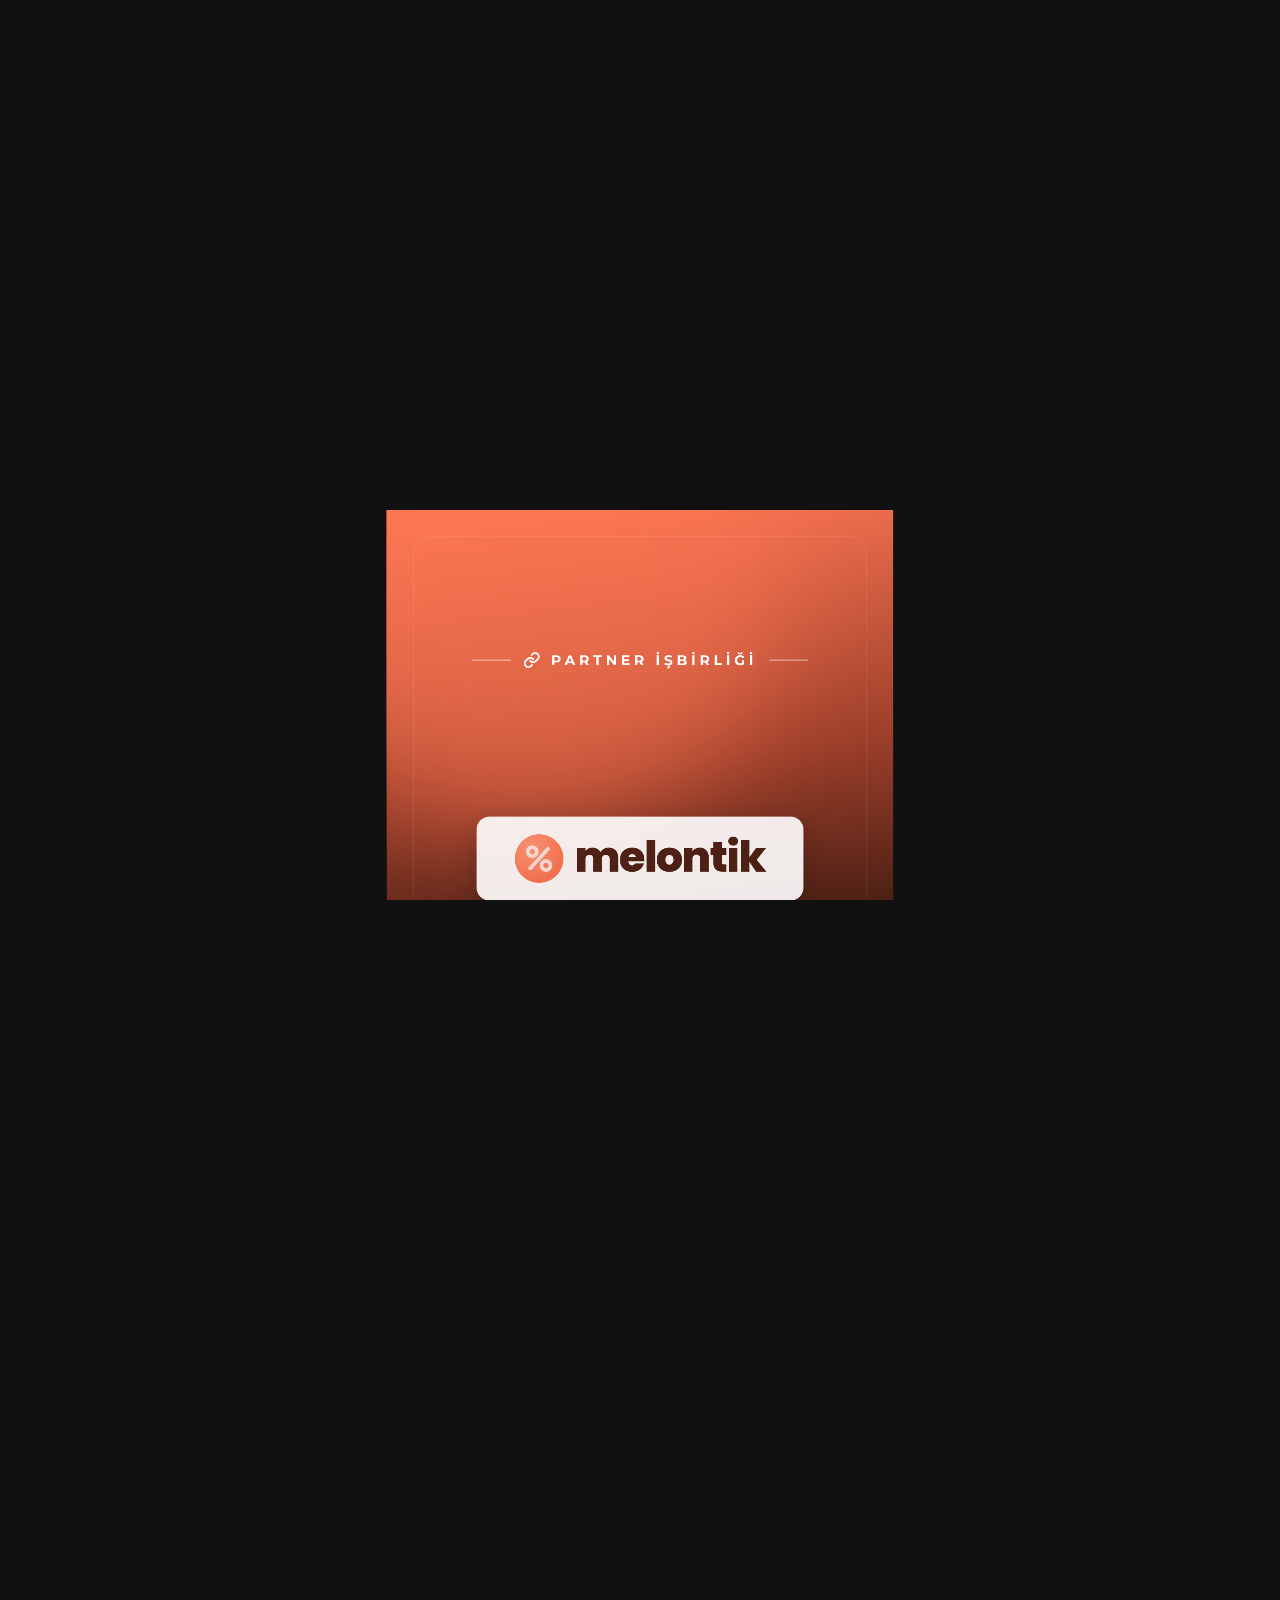
<file: paketleriz-reels/index.html>
<!doctype html>
<html lang="tr">
<head>
<meta charset="utf-8">
<meta name="viewport" content="width=device-width, initial-scale=1">
<title>Melontik × paketleriz Reels</title>
<link rel="stylesheet" href="assets/fonts.css">
<style>
  :root { --w: 1080px; --h: 1920px; --brand: #FF7855; --brown: #4A1F14; }
  * { box-sizing: border-box; margin: 0; padding: 0; }
  html, body { background: #111; height: 100%; overflow: hidden; }
  body { display: grid; place-items: center; font-family: Montserrat, sans-serif; }
  #stage { position: relative; width: var(--w); height: var(--h); overflow: hidden;
           transform-origin: center center; color: #fff; background: #000; }
  body.capture { display: block; background: none; }
  body.capture #stage { transform: none !important; }
  .abs { position: absolute; left: 0; top: 0; will-change: transform, opacity; }

  /* ---------- background ---------- */
  #bg { position: absolute; inset: 0; }
  .glow { position: absolute; border-radius: 50%; filter: blur(120px); }
  #g1 { width: 1100px; height: 1100px; background: var(--brand); opacity: .55; }
  #g2 { width: 900px; height: 900px; background: #000; opacity: .6; }
  #grid { position: absolute; inset: 0; opacity: .07;
    background-image: linear-gradient(#fff 1px, transparent 1px), linear-gradient(90deg, #fff 1px, transparent 1px);
    background-size: 120px 120px;
    -webkit-mask-image: linear-gradient(to bottom, transparent, #000 30%, #000 70%, transparent);
            mask-image: linear-gradient(to bottom, transparent, #000 30%, #000 70%, transparent); }
  #frame { position: absolute; inset: 56px; border: 1px solid rgba(255,255,255,.18); border-radius: 36px; }

  /* ---------- eyebrow ---------- */
  #eyebrow { display: flex; align-items: center; gap: 22px; font-size: 30px; font-weight: 600;
             letter-spacing: 8px; white-space: nowrap; }
  #eyebrow .rule { width: 90px; height: 2px; background: rgba(255,255,255,.7); transform-origin: center; }
  #eyebrow svg { flex: none; }

  /* ---------- lockup ---------- */
  .card { width: 700px; border-radius: 28px; display: flex; align-items: center; justify-content: center; gap: 24px; }
  #mCard { height: 180px; background: #fff; box-shadow: 0 24px 60px rgba(0,0,0,.25); }
  #pCard { height: 300px; background: #fff; box-shadow: 0 24px 60px rgba(0,0,0,.3); }
  .mIcon { width: 104px; height: 104px; border-radius: 50%; display: grid; place-items: center;
           background: radial-gradient(circle at 35% 30%, #FF9B7C, var(--brand) 70%); }
  .mWord { font-family: Poppins, sans-serif; font-weight: 800; font-size: 92px; color: var(--brown);
           letter-spacing: -3px; line-height: 1; padding-bottom: 8px; }
  #pCard img { height: 250px; width: auto; }

  #xRow { display: flex; align-items: center; gap: 30px; width: 700px; }
  #xRow .rule { flex: 1; height: 1px; background: rgba(255,255,255,.45); }
  #xRow .rule:first-child { transform-origin: right center; }
  #xRow .rule:last-child { transform-origin: left center; }
  #xRow span { font-size: 64px; font-weight: 300; line-height: 1; transform: translateY(-4px); }

  /* ---------- copy ---------- */
  #copy { width: 1080px; text-align: center; }
  .line { overflow: hidden; padding: 4px 0; }
  .line > span { display: inline-block; }
  #l1 { font-size: 36px; font-weight: 500; color: rgba(255,255,255,.85); margin-bottom: 14px; }
  #l2, #l3, #l4 { font-size: 80px; font-weight: 800; letter-spacing: -1.5px; line-height: 1.08; }
  #l2 { color: var(--brand); }
  #tag { margin-top: 40px; display: flex; align-items: center; justify-content: center; gap: 22px;
         font-size: 28px; font-weight: 600; letter-spacing: 7px; color: rgba(255,255,255,.9); }
  #tag .rule { width: 70px; height: 3px; border-radius: 2px; background: var(--brand); }
  #tag .rule:first-child { transform-origin: right center; }
  #tag .rule:last-child { transform-origin: left center; }
</style>
</head>
<body>
<div id="stage">
  <div id="bg">
    <div class="glow abs" id="g1"></div>
    <div class="glow abs" id="g2"></div>
    <div id="grid"></div>
    <div id="frame"></div>
  </div>

  <div class="abs" id="eyebrow">
    <div class="rule"></div>
    <svg width="38" height="38" viewBox="0 0 24 24" fill="none" stroke="#fff" stroke-width="2.4" stroke-linecap="round" stroke-linejoin="round">
      <path d="M10 13a5 5 0 0 0 7.5.5l3-3a5 5 0 0 0-7-7l-1.7 1.7"/><path d="M14 11a5 5 0 0 0-7.5-.5l-3 3a5 5 0 0 0 7 7l1.7-1.7"/>
    </svg>
    <span>PARTNER İŞBİRLİĞİ</span>
    <div class="rule"></div>
  </div>

  <div class="abs card" id="mCard">
    <div class="mIcon">
      <svg width="66" height="66" viewBox="0 0 76 76" fill="none" stroke="#FFE7DE" stroke-width="9" stroke-linecap="round">
        <circle cx="21" cy="21" r="11"/><circle cx="55" cy="55" r="11"/><line x1="60" y1="14" x2="16" y2="62"/>
      </svg>
    </div>
    <div class="mWord">melontik</div>
  </div>

  <div class="abs" id="xRow"><div class="rule"></div><span>×</span><div class="rule"></div></div>

  <div class="abs card" id="pCard"><img src="assets/paketleriz-logo.svg" alt="paketleriz.com"></div>

  <div class="abs" id="copy">
    <div class="line" id="l1"><span>E-ticaret satıcılarına fulfillment çözümleri sunan</span></div>
    <div class="line" id="l2"><span>paketleriz.com</span></div>
    <div class="line" id="l3"><span>müşterileri artık</span></div>
    <div class="line" id="l4"><span>Melontik kullanıyor</span></div>
    <div id="tag"><div class="rule"></div><span>MELONTİK PARTNER SİSTEMİ</span><div class="rule"></div></div>
  </div>
</div>

<script>
const DUR = 12;           // saniye — Reels döngüsü
const W = 1080, H = 1920;
const $ = id => document.getElementById(id);

const clamp = (v, a = 0, b = 1) => Math.min(b, Math.max(a, v));
const prog = (t, a, b) => clamp((t - a) / (b - a));
const lerp = (a, b, k) => a + (b - a) * k;
const easeOut = k => 1 - Math.pow(1 - k, 4);
const easeInOut = k => k < .5 ? 8 * k ** 4 : 1 - Math.pow(-2 * k + 2, 4) / 2;

function place(el, cx, cy, { s = 1, o = 1 } = {}) {
  const w = el.offsetWidth, h = el.offsetHeight;
  el.style.transform = `translate(${cx - w / 2}px, ${cy - h / 2}px) scale(${s})`;
  el.style.opacity = o;
}

function render(t) {
  const out = 1 - easeInOut(prog(t, 11.3, 12));   // outro fade for a clean loop

  // ----- background: #FF7855 → black, slow drift -----
  const bt = t / DUR * Math.PI * 2;
  $('stage').style.background =
    `linear-gradient(${170 + Math.sin(bt) * 6}deg, #FF7855 0%, #9C3F2A 30%, #1A0C08 58%, #000 100%)`;
  $('g1').style.transform = `translate(${-300 + Math.sin(bt) * 120}px, ${-500 + Math.cos(bt) * 90}px)`;
  $('g2').style.transform = `translate(${300 + Math.cos(bt) * 100}px, ${1300 + Math.sin(bt) * 80}px)`;
  $('grid').style.transform = `translateY(${-(t * 6) % 120}px)`;
  $('frame').style.opacity = easeOut(prog(t, 0, 1.2)) * out;

  // ----- eyebrow (0.3) -----
  let k = easeOut(prog(t, .3, 1.3));
  place($('eyebrow'), W / 2, 320 + (1 - k) * 20, { o: k * out });
  $('eyebrow').querySelectorAll('.rule').forEach(r => r.style.transform = `scaleX(${easeOut(prog(t, .6, 1.6))})`);

  // ----- lockup: melontik → × → paketleriz, then settle -----
  const settle = easeInOut(prog(t, 3.2, 4.2));
  const cy = lerp(940, 700, settle), sc = lerp(1, .8, settle);
  const gTop = lerp(200, 170, settle), gBot = lerp(260, 220, settle);

  k = easeOut(prog(t, .6, 1.6));
  place($('mCard'), W / 2, cy - gTop + (1 - k) * 40, { s: sc * lerp(.96, 1, k), o: k * out });

  k = easeOut(prog(t, 1.4, 2.2));
  place($('xRow'), W / 2, cy, { s: sc, o: k * out });
  $('xRow').querySelectorAll('.rule').forEach(r => r.style.transform = `scaleX(${easeOut(prog(t, 1.5, 2.5))})`);

  k = easeOut(prog(t, 1.9, 2.9));
  place($('pCard'), W / 2, cy + gBot - (1 - k) * 40, { s: sc * lerp(.96, 1, k), o: k * out });

  // ----- headline: masked line reveals -----
  place($('copy'), W / 2, 1335, { o: out });
  [['l1', 3.9], ['l2', 4.4], ['l3', 4.8], ['l4', 5.2]].forEach(([id, a]) => {
    const k = easeOut(prog(t, a, a + 1));
    const span = $(id).firstElementChild;
    span.style.transform = `translateY(${(1 - k) * 110}%)`;
    span.style.opacity = k;
  });
  k = easeOut(prog(t, 6.0, 7.0));
  $('tag').style.opacity = k;
  $('tag').querySelector('span').style.transform = `translateY(${(1 - k) * 16}px)`;
  $('tag').querySelectorAll('.rule').forEach(r => r.style.transform = `scaleX(${easeOut(prog(t, 6.1, 7.1))})`);
}

window.render = render;
window.DUR = DUR;

function fit() {
  const s = Math.min(innerWidth / W, innerHeight / H);
  $('stage').style.transform = `scale(${s})`;
}

if (new URLSearchParams(location.search).has('capture')) {
  document.body.classList.add('capture');
} else {
  fit(); addEventListener('resize', fit);
  document.fonts.ready.then(() => {
    const t0 = performance.now();
    const loop = now => { render(((now - t0) / 1000) % DUR); requestAnimationFrame(loop); };
    requestAnimationFrame(loop);
  });
}
</script>
</body>
</html>
</file>
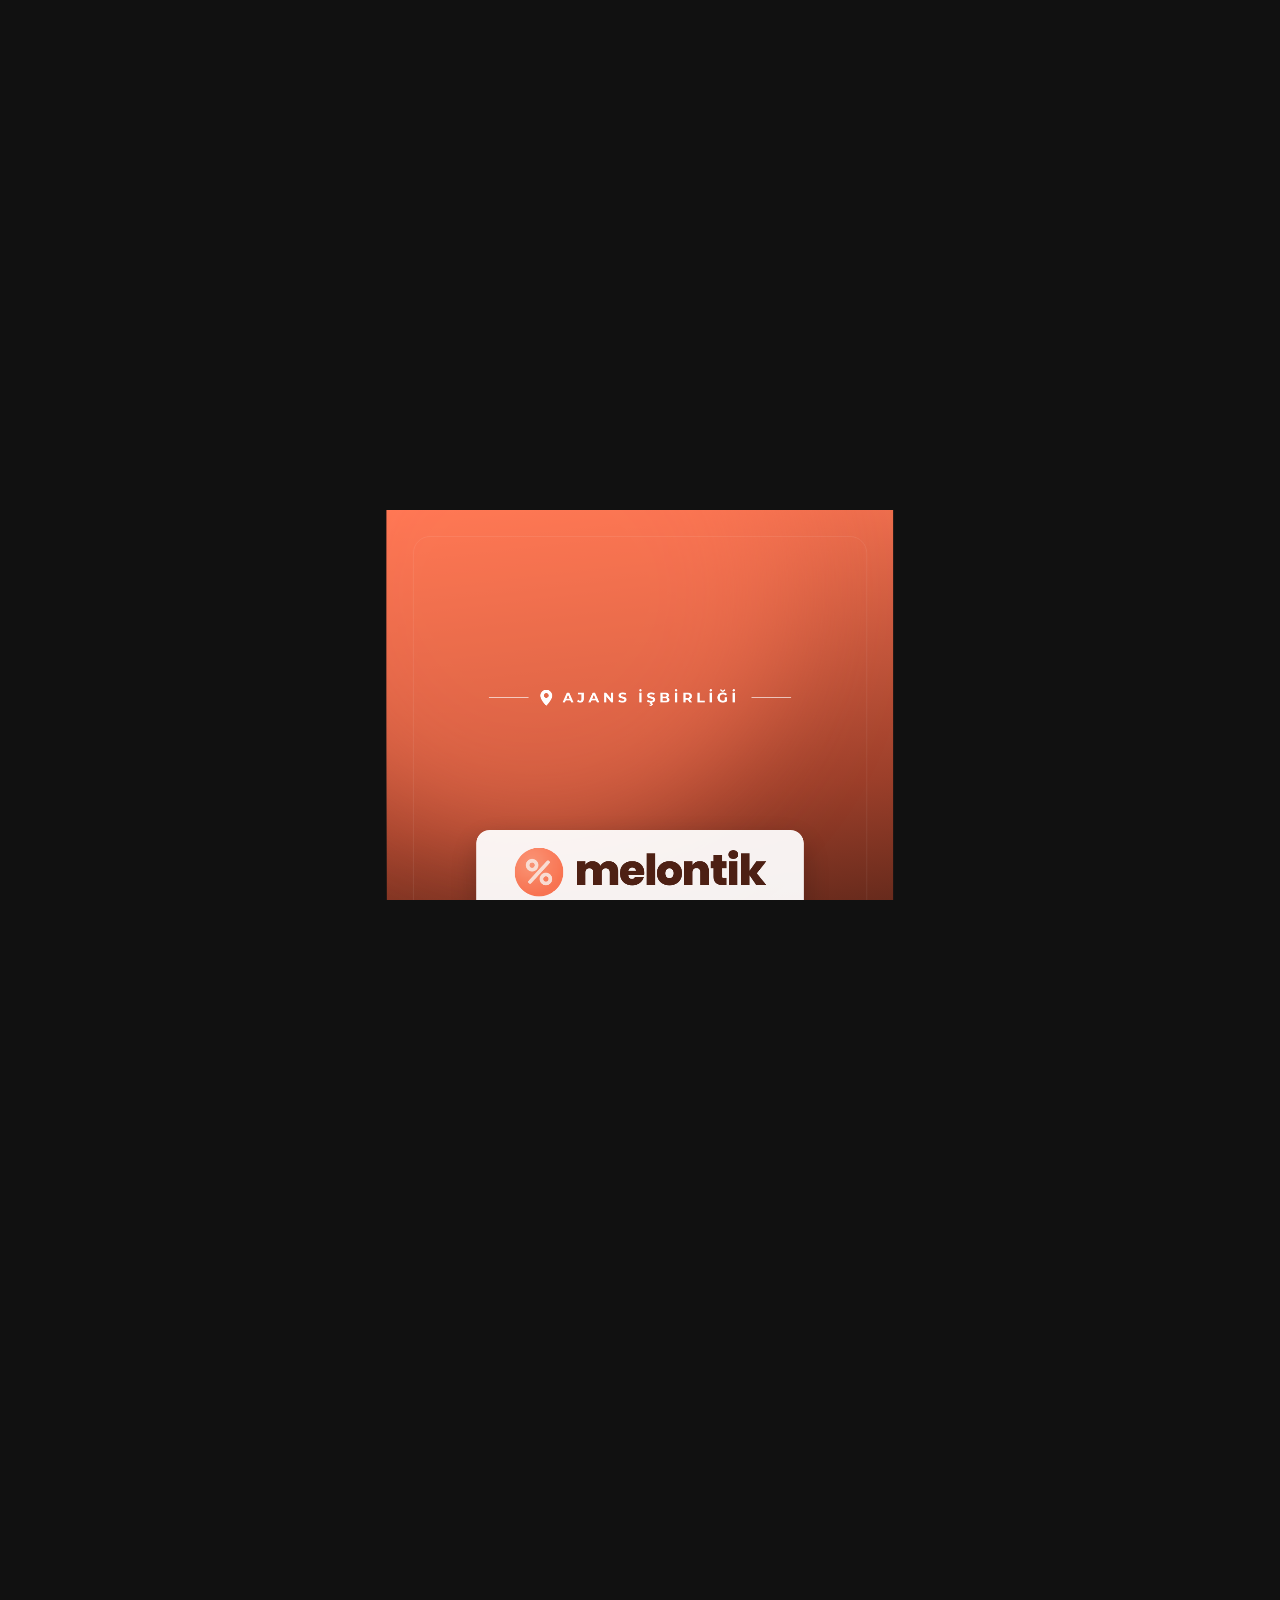
<file: reels/index.html>
<!doctype html>
<html lang="tr">
<head>
<meta charset="utf-8">
<meta name="viewport" content="width=device-width, initial-scale=1">
<title>Melontik × e-adam Reels</title>
<link rel="stylesheet" href="assets/fonts.css">
<style>
  :root { --w: 1080px; --h: 1920px; --brand: #FF7855; --brown: #4A1F14; }
  * { box-sizing: border-box; margin: 0; padding: 0; }
  html, body { background: #111; height: 100%; overflow: hidden; }
  body { display: grid; place-items: center; font-family: Montserrat, sans-serif; }
  #stage { position: relative; width: var(--w); height: var(--h); overflow: hidden;
           transform-origin: center center; color: #fff; background: #000; }
  body.capture { display: block; background: none; }
  body.capture #stage { transform: none !important; }
  .abs { position: absolute; left: 0; top: 0; will-change: transform, opacity; }

  /* ---------- background ---------- */
  #bg { position: absolute; inset: 0; }
  .glow { position: absolute; border-radius: 50%; filter: blur(120px); }
  #g1 { width: 1100px; height: 1100px; background: var(--brand); opacity: .55; }
  #g2 { width: 900px; height: 900px; background: #000; opacity: .6; }
  #grid { position: absolute; inset: 0; opacity: .07;
    background-image: linear-gradient(#fff 1px, transparent 1px), linear-gradient(90deg, #fff 1px, transparent 1px);
    background-size: 120px 120px;
    -webkit-mask-image: linear-gradient(to bottom, transparent, #000 30%, #000 70%, transparent);
            mask-image: linear-gradient(to bottom, transparent, #000 30%, #000 70%, transparent); }
  #frame { position: absolute; inset: 56px; border: 1px solid rgba(255,255,255,.18); border-radius: 36px; }

  /* ---------- eyebrow ---------- */
  #eyebrow { display: flex; align-items: center; gap: 22px; font-size: 30px; font-weight: 600;
             letter-spacing: 8px; white-space: nowrap; }
  #eyebrow .rule { width: 90px; height: 2px; background: rgba(255,255,255,.7); transform-origin: center; }
  #eyebrow svg { flex: none; }

  /* ---------- lockup ---------- */
  .card { width: 700px; height: 180px; border-radius: 28px;
          display: flex; align-items: center; justify-content: center; gap: 24px; }
  #mCard { background: #fff; box-shadow: 0 24px 60px rgba(0,0,0,.25); }
  #eCard { background: #0B0706; border: 1px solid rgba(255,255,255,.14); box-shadow: 0 24px 60px rgba(0,0,0,.35); }
  .mIcon { width: 104px; height: 104px; border-radius: 50%; display: grid; place-items: center;
           background: radial-gradient(circle at 35% 30%, #FF9B7C, var(--brand) 70%); }
  .mWord { font-family: Poppins, sans-serif; font-weight: 800; font-size: 92px; color: var(--brown);
           letter-spacing: -3px; line-height: 1; padding-bottom: 8px; }
  #eCard img { width: 480px; height: auto; }

  #xRow { display: flex; align-items: center; gap: 30px; width: 700px; }
  #xRow .rule { flex: 1; height: 1px; background: rgba(255,255,255,.45); }
  #xRow .rule:first-child { transform-origin: right center; }
  #xRow .rule:last-child { transform-origin: left center; }
  #xRow span { font-size: 64px; font-weight: 300; line-height: 1; transform: translateY(-4px); }

  /* ---------- copy ---------- */
  #copy { width: 1080px; text-align: center; }
  .line { overflow: hidden; padding: 4px 0; }
  .line > span { display: inline-block; }
  #l1 { font-size: 50px; font-weight: 500; color: rgba(255,255,255,.85); }
  #l1 em { font-style: italic; font-weight: 700; color: var(--brand); }
  #l2, #l3 { font-size: 76px; font-weight: 800; letter-spacing: -1.5px; line-height: 1.1; }
  #accent { width: 140px; height: 6px; border-radius: 3px; background: var(--brand); margin: 44px auto 0;
            transform-origin: center; }
</style>
</head>
<body>
<div id="stage">
  <div id="bg">
    <div class="glow abs" id="g1"></div>
    <div class="glow abs" id="g2"></div>
    <div id="grid"></div>
    <div id="frame"></div>
  </div>

  <div class="abs" id="eyebrow">
    <div class="rule"></div>
    <svg width="26" height="34" viewBox="0 0 24 32"><path fill="#fff" d="M12 0C5.4 0 0 5.2 0 11.7 0 20.4 12 32 12 32s12-11.6 12-20.3C24 5.2 18.6 0 12 0zm0 16.3a4.8 4.8 0 1 1 0-9.6 4.8 4.8 0 0 1 0 9.6z"/></svg>
    <span>AJANS İŞBİRLİĞİ</span>
    <div class="rule"></div>
  </div>

  <div class="abs card" id="mCard">
    <div class="mIcon">
      <svg width="66" height="66" viewBox="0 0 76 76" fill="none" stroke="#FFE7DE" stroke-width="9" stroke-linecap="round">
        <circle cx="21" cy="21" r="11"/><circle cx="55" cy="55" r="11"/><line x1="60" y1="14" x2="16" y2="62"/>
      </svg>
    </div>
    <div class="mWord">melontik</div>
  </div>

  <div class="abs" id="xRow"><div class="rule"></div><span>×</span><div class="rule"></div></div>

  <div class="abs card" id="eCard"><img src="assets/eadam-logo.png" alt="e-adam"></div>

  <div class="abs" id="copy">
    <div class="line" id="l1"><span><em>Trendyol</em> mağaza yönetiminde</span></div>
    <div class="line" id="l2"><span>Melontik teknolojisine</span></div>
    <div class="line" id="l3"><span>güveniyor</span></div>
    <div id="accent"></div>
  </div>
</div>

<script>
const DUR = 12;           // saniye — Reels döngüsü
const W = 1080, H = 1920;
const $ = id => document.getElementById(id);

const clamp = (v, a = 0, b = 1) => Math.min(b, Math.max(a, v));
const prog = (t, a, b) => clamp((t - a) / (b - a));
const lerp = (a, b, k) => a + (b - a) * k;
const easeOut = k => 1 - Math.pow(1 - k, 4);
const easeInOut = k => k < .5 ? 8 * k ** 4 : 1 - Math.pow(-2 * k + 2, 4) / 2;

function place(el, cx, cy, { s = 1, o = 1 } = {}) {
  const w = el.offsetWidth, h = el.offsetHeight;
  el.style.transform = `translate(${cx - w / 2}px, ${cy - h / 2}px) scale(${s})`;
  el.style.opacity = o;
}
// fade + slight rise
const rise = (el, cx, cy, t, a, d = .9, dy = 40) => {
  const k = easeOut(prog(t, a, a + d));
  place(el, cx, cy + (1 - k) * dy, { o: k });
  return k;
};

function render(t) {
  const out = 1 - easeInOut(prog(t, 11.3, 12));   // outro fade for a clean loop

  // ----- background: #FF7855 → black, slow drift -----
  const bt = t / DUR * Math.PI * 2;
  $('stage').style.background =
    `linear-gradient(${170 + Math.sin(bt) * 6}deg, #FF7855 0%, #9C3F2A 34%, #1A0C08 66%, #000 100%)`;
  $('g1').style.transform = `translate(${-300 + Math.sin(bt) * 120}px, ${-450 + Math.cos(bt) * 90}px)`;
  $('g2').style.transform = `translate(${300 + Math.cos(bt) * 100}px, ${1300 + Math.sin(bt) * 80}px)`;
  $('grid').style.transform = `translateY(${-(t * 6) % 120}px)`;
  $('frame').style.opacity = easeOut(prog(t, 0, 1.2)) * out;

  // ----- eyebrow (0.3) -----
  rise($('eyebrow'), W / 2, 400, t, .3, 1, 20);
  $('eyebrow').style.opacity *= out;
  $('eyebrow').querySelectorAll('.rule').forEach(r => r.style.transform = `scaleX(${easeOut(prog(t, .6, 1.6))})`);

  // ----- lockup: melontik → × → e-adam, then settle -----
  const settle = easeInOut(prog(t, 3.2, 4.2));
  const cy = lerp(960, 800, settle), gap = lerp(190, 170, settle), sc = lerp(1, .86, settle);

  let k = easeOut(prog(t, .6, 1.6));
  place($('mCard'), W / 2, cy - gap + (1 - k) * 40, { s: sc * lerp(.96, 1, k), o: k * out });

  k = easeOut(prog(t, 1.4, 2.2));
  place($('xRow'), W / 2, cy, { s: sc, o: k * out });
  $('xRow').querySelectorAll('.rule').forEach(r => r.style.transform = `scaleX(${easeOut(prog(t, 1.5, 2.5))})`);

  k = easeOut(prog(t, 1.9, 2.9));
  place($('eCard'), W / 2, cy + gap - (1 - k) * 40, { s: sc * lerp(.96, 1, k), o: k * out });

  // ----- headline: masked line reveals -----
  place($('copy'), W / 2, 1270, { o: out });
  [['l1', 4.0], ['l2', 4.5], ['l3', 4.9]].forEach(([id, a]) => {
    const k = easeOut(prog(t, a, a + 1));
    const span = $(id).firstElementChild;
    span.style.transform = `translateY(${(1 - k) * 110}%)`;
    span.style.opacity = k;
  });
  $('accent').style.transform = `scaleX(${easeOut(prog(t, 5.6, 6.6))})`;
}

window.render = render;
window.DUR = DUR;

function fit() {
  const s = Math.min(innerWidth / W, innerHeight / H);
  $('stage').style.transform = `scale(${s})`;
}

if (new URLSearchParams(location.search).has('capture')) {
  document.body.classList.add('capture');
} else {
  fit(); addEventListener('resize', fit);
  document.fonts.ready.then(() => {
    const t0 = performance.now();
    const loop = now => { render(((now - t0) / 1000) % DUR); requestAnimationFrame(loop); };
    requestAnimationFrame(loop);
  });
}
</script>
</body>
</html>
</file>
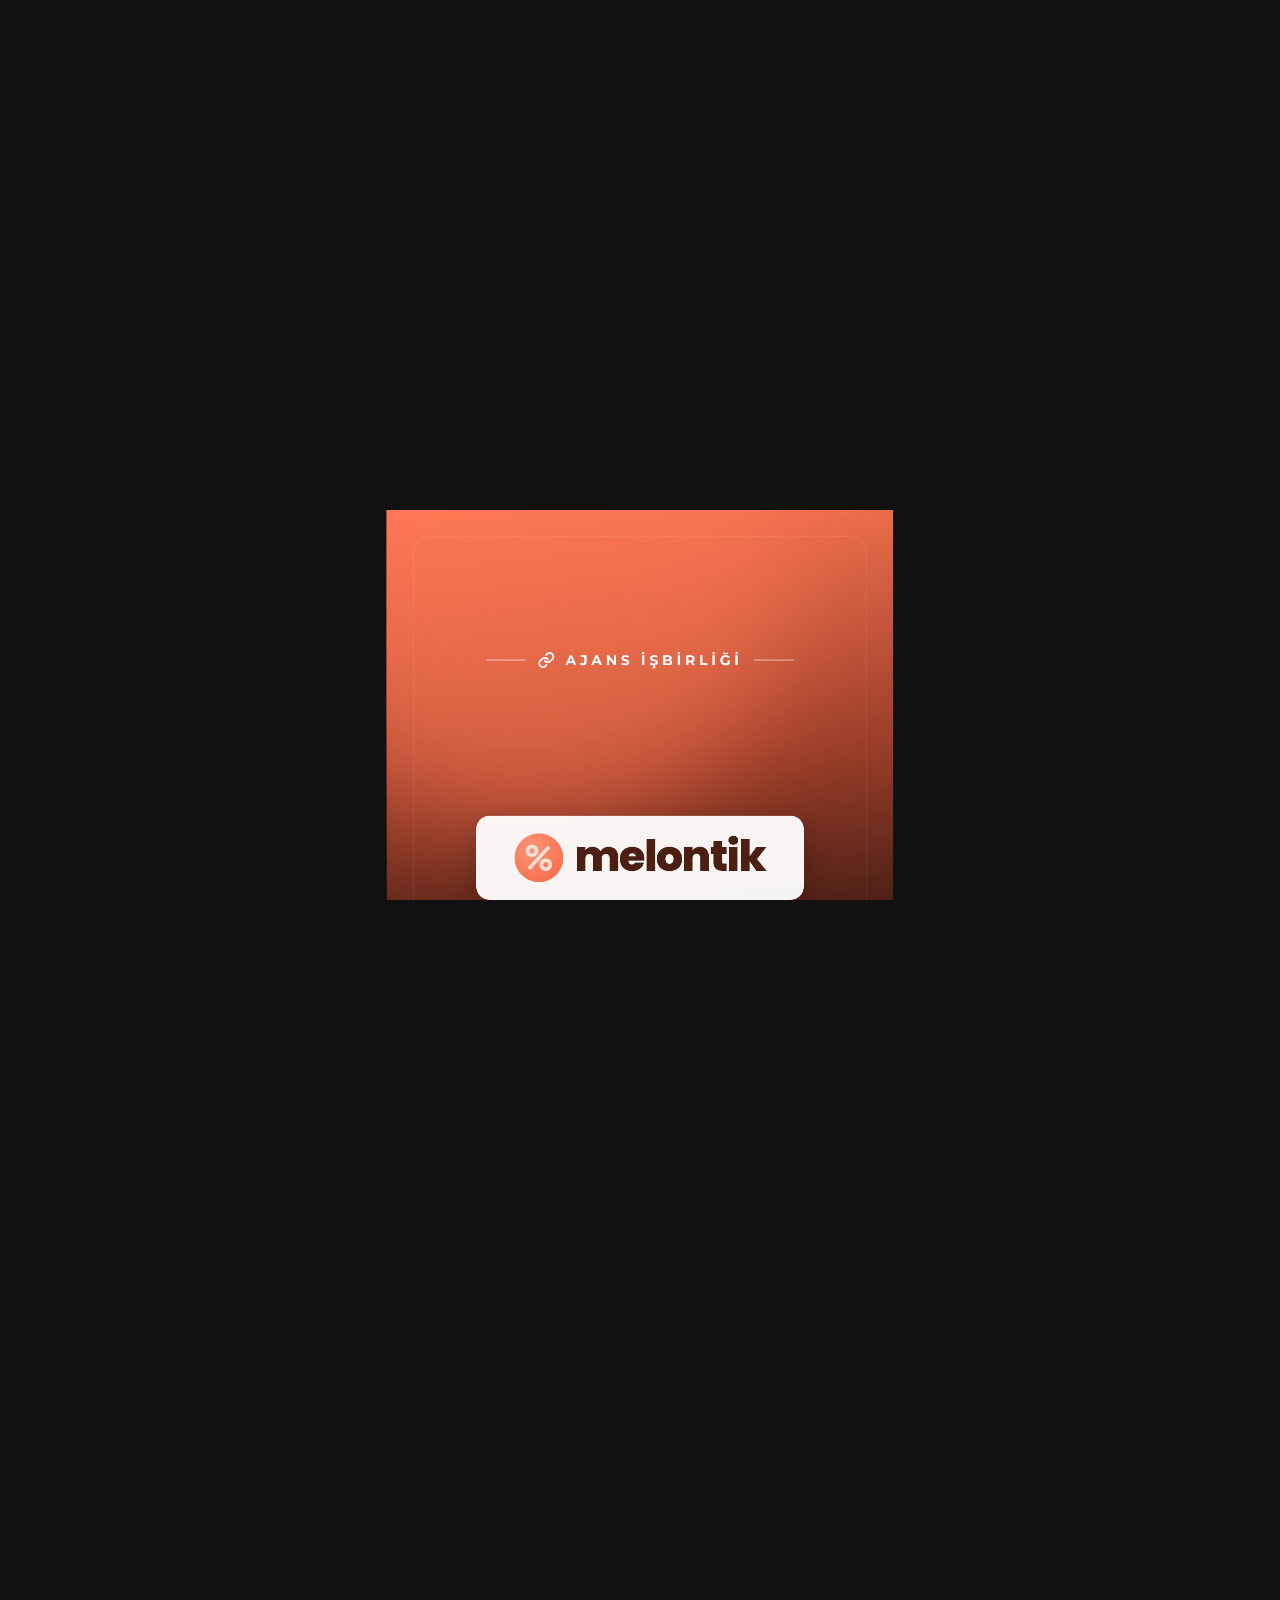
<file: ticaretus-reels/index.html>
<!doctype html>
<html lang="tr">
<head>
<meta charset="utf-8">
<meta name="viewport" content="width=device-width, initial-scale=1">
<title>Melontik × Ticaretus Reels</title>
<link rel="stylesheet" href="assets/fonts.css">
<style>
  :root { --w: 1080px; --h: 1920px; --brand: #FF7855; --brown: #4A1F14; }
  * { box-sizing: border-box; margin: 0; padding: 0; }
  html, body { background: #111; height: 100%; overflow: hidden; }
  body { display: grid; place-items: center; font-family: Montserrat, sans-serif; }
  #stage { position: relative; width: var(--w); height: var(--h); overflow: hidden;
           transform-origin: center center; color: #fff; background: #000; }
  body.capture { display: block; background: none; }
  body.capture #stage { transform: none !important; }
  .abs { position: absolute; left: 0; top: 0; will-change: transform, opacity; }

  /* ---------- background ---------- */
  #bg { position: absolute; inset: 0; }
  .glow { position: absolute; border-radius: 50%; filter: blur(120px); }
  #g1 { width: 1100px; height: 1100px; background: var(--brand); opacity: .55; }
  #g2 { width: 900px; height: 900px; background: #000; opacity: .6; }
  #grid { position: absolute; inset: 0; opacity: .07;
    background-image: linear-gradient(#fff 1px, transparent 1px), linear-gradient(90deg, #fff 1px, transparent 1px);
    background-size: 120px 120px;
    -webkit-mask-image: linear-gradient(to bottom, transparent, #000 30%, #000 70%, transparent);
            mask-image: linear-gradient(to bottom, transparent, #000 30%, #000 70%, transparent); }
  #frame { position: absolute; inset: 56px; border: 1px solid rgba(255,255,255,.18); border-radius: 36px; }

  /* ---------- eyebrow ---------- */
  #eyebrow { display: flex; align-items: center; gap: 22px; font-size: 30px; font-weight: 600;
             letter-spacing: 8px; white-space: nowrap; }
  #eyebrow .rule { width: 90px; height: 2px; background: rgba(255,255,255,.7); transform-origin: center; }
  #eyebrow svg { flex: none; }

  /* ---------- lockup ---------- */
  .card { width: 700px; border-radius: 28px; display: flex; align-items: center; justify-content: center; gap: 24px; }
  #mCard { height: 180px; background: #fff; box-shadow: 0 24px 60px rgba(0,0,0,.25); }
  #pCard { height: 300px; background: #fff; box-shadow: 0 24px 60px rgba(0,0,0,.3); }
  .mIcon { width: 104px; height: 104px; border-radius: 50%; display: grid; place-items: center;
           background: radial-gradient(circle at 35% 30%, #FF9B7C, var(--brand) 70%); }
  .mWord { font-family: Poppins, sans-serif; font-weight: 800; font-size: 92px; color: var(--brown);
           letter-spacing: -3px; line-height: 1; padding-bottom: 8px; }
  #pCard img { height: 250px; width: auto; }

  #xRow { display: flex; align-items: center; gap: 30px; width: 700px; }
  #xRow .rule { flex: 1; height: 1px; background: rgba(255,255,255,.45); }
  #xRow .rule:first-child { transform-origin: right center; }
  #xRow .rule:last-child { transform-origin: left center; }
  #xRow span { font-size: 64px; font-weight: 300; line-height: 1; transform: translateY(-4px); }

  /* ---------- copy ---------- */
  #copy { width: 1080px; text-align: center; }
  .line { overflow: hidden; padding: 4px 0; }
  .line > span { display: inline-block; }
  #l1 { font-size: 36px; font-weight: 500; color: rgba(255,255,255,.85); margin-bottom: 14px; }
  #l2, #l3, #l4 { font-size: 80px; font-weight: 800; letter-spacing: -1.5px; line-height: 1.08; }
  #l2 { color: var(--brand); }
  #tag { margin-top: 40px; display: flex; align-items: center; justify-content: center; gap: 22px;
         font-size: 28px; font-weight: 600; letter-spacing: 7px; color: rgba(255,255,255,.9); }
  #tag .rule { width: 70px; height: 3px; border-radius: 2px; background: var(--brand); }
  #tag .rule:first-child { transform-origin: right center; }
  #tag .rule:last-child { transform-origin: left center; }
</style>
</head>
<body>
<div id="stage">
  <div id="bg">
    <div class="glow abs" id="g1"></div>
    <div class="glow abs" id="g2"></div>
    <div id="grid"></div>
    <div id="frame"></div>
  </div>

  <div class="abs" id="eyebrow">
    <div class="rule"></div>
    <svg width="38" height="38" viewBox="0 0 24 24" fill="none" stroke="#fff" stroke-width="2.4" stroke-linecap="round" stroke-linejoin="round">
      <path d="M10 13a5 5 0 0 0 7.5.5l3-3a5 5 0 0 0-7-7l-1.7 1.7"/><path d="M14 11a5 5 0 0 0-7.5-.5l-3 3a5 5 0 0 0 7 7l1.7-1.7"/>
    </svg>
    <span>AJANS İŞBİRLİĞİ</span>
    <div class="rule"></div>
  </div>

  <div class="abs card" id="mCard">
    <div class="mIcon">
      <svg width="66" height="66" viewBox="0 0 76 76" fill="none" stroke="#FFE7DE" stroke-width="9" stroke-linecap="round">
        <circle cx="21" cy="21" r="11"/><circle cx="55" cy="55" r="11"/><line x1="60" y1="14" x2="16" y2="62"/>
      </svg>
    </div>
    <div class="mWord">melontik</div>
  </div>

  <div class="abs" id="xRow"><div class="rule"></div><span>×</span><div class="rule"></div></div>

  <div class="abs card" id="pCard"><img src="assets/ticaretus-logo.png" alt="Ticaretus"></div>

  <div class="abs" id="copy">
    <div class="line" id="l1"><span>E-ticaret danışmanlık ajansı</span></div>
    <div class="line" id="l2"><span>Ticaretus</span></div>
    <div class="line" id="l3"><span>müşterileri</span></div>
    <div class="line" id="l4"><span>Melontik kullanıyor</span></div>
    <div id="tag"><div class="rule"></div><span>MELONTİK PARTNER SİSTEMİ</span><div class="rule"></div></div>
  </div>
</div>

<script>
const DUR = 12;           // saniye — Reels döngüsü
const W = 1080, H = 1920;
const $ = id => document.getElementById(id);

const clamp = (v, a = 0, b = 1) => Math.min(b, Math.max(a, v));
const prog = (t, a, b) => clamp((t - a) / (b - a));
const lerp = (a, b, k) => a + (b - a) * k;
const easeOut = k => 1 - Math.pow(1 - k, 4);
const easeInOut = k => k < .5 ? 8 * k ** 4 : 1 - Math.pow(-2 * k + 2, 4) / 2;

function place(el, cx, cy, { s = 1, o = 1 } = {}) {
  const w = el.offsetWidth, h = el.offsetHeight;
  el.style.transform = `translate(${cx - w / 2}px, ${cy - h / 2}px) scale(${s})`;
  el.style.opacity = o;
}

function render(t) {
  const out = 1 - easeInOut(prog(t, 11.3, 12));   // outro fade for a clean loop

  // ----- background: #FF7855 → black, slow drift -----
  const bt = t / DUR * Math.PI * 2;
  $('stage').style.background =
    `linear-gradient(${170 + Math.sin(bt) * 6}deg, #FF7855 0%, #9C3F2A 30%, #1A0C08 58%, #000 100%)`;
  $('g1').style.transform = `translate(${-300 + Math.sin(bt) * 120}px, ${-500 + Math.cos(bt) * 90}px)`;
  $('g2').style.transform = `translate(${300 + Math.cos(bt) * 100}px, ${1300 + Math.sin(bt) * 80}px)`;
  $('grid').style.transform = `translateY(${-(t * 6) % 120}px)`;
  $('frame').style.opacity = easeOut(prog(t, 0, 1.2)) * out;

  // ----- eyebrow (0.3) -----
  let k = easeOut(prog(t, .3, 1.3));
  place($('eyebrow'), W / 2, 320 + (1 - k) * 20, { o: k * out });
  $('eyebrow').querySelectorAll('.rule').forEach(r => r.style.transform = `scaleX(${easeOut(prog(t, .6, 1.6))})`);

  // ----- lockup: melontik → × → ticaretus, then settle -----
  const settle = easeInOut(prog(t, 3.2, 4.2));
  const cy = lerp(940, 700, settle), sc = lerp(1, .8, settle);
  const gTop = lerp(200, 170, settle), gBot = lerp(260, 220, settle);

  k = easeOut(prog(t, .6, 1.6));
  place($('mCard'), W / 2, cy - gTop + (1 - k) * 40, { s: sc * lerp(.96, 1, k), o: k * out });

  k = easeOut(prog(t, 1.4, 2.2));
  place($('xRow'), W / 2, cy, { s: sc, o: k * out });
  $('xRow').querySelectorAll('.rule').forEach(r => r.style.transform = `scaleX(${easeOut(prog(t, 1.5, 2.5))})`);

  k = easeOut(prog(t, 1.9, 2.9));
  place($('pCard'), W / 2, cy + gBot - (1 - k) * 40, { s: sc * lerp(.96, 1, k), o: k * out });

  // ----- headline: masked line reveals -----
  place($('copy'), W / 2, 1335, { o: out });
  [['l1', 3.9], ['l2', 4.4], ['l3', 4.8], ['l4', 5.2]].forEach(([id, a]) => {
    const k = easeOut(prog(t, a, a + 1));
    const span = $(id).firstElementChild;
    span.style.transform = `translateY(${(1 - k) * 110}%)`;
    span.style.opacity = k;
  });
  k = easeOut(prog(t, 6.0, 7.0));
  $('tag').style.opacity = k;
  $('tag').querySelector('span').style.transform = `translateY(${(1 - k) * 16}px)`;
  $('tag').querySelectorAll('.rule').forEach(r => r.style.transform = `scaleX(${easeOut(prog(t, 6.1, 7.1))})`);
}

window.render = render;
window.DUR = DUR;

function fit() {
  const s = Math.min(innerWidth / W, innerHeight / H);
  $('stage').style.transform = `scale(${s})`;
}

if (new URLSearchParams(location.search).has('capture')) {
  document.body.classList.add('capture');
} else {
  fit(); addEventListener('resize', fit);
  document.fonts.ready.then(() => {
    const t0 = performance.now();
    const loop = now => { render(((now - t0) / 1000) % DUR); requestAnimationFrame(loop); };
    requestAnimationFrame(loop);
  });
}
</script>
</body>
</html>
</file>
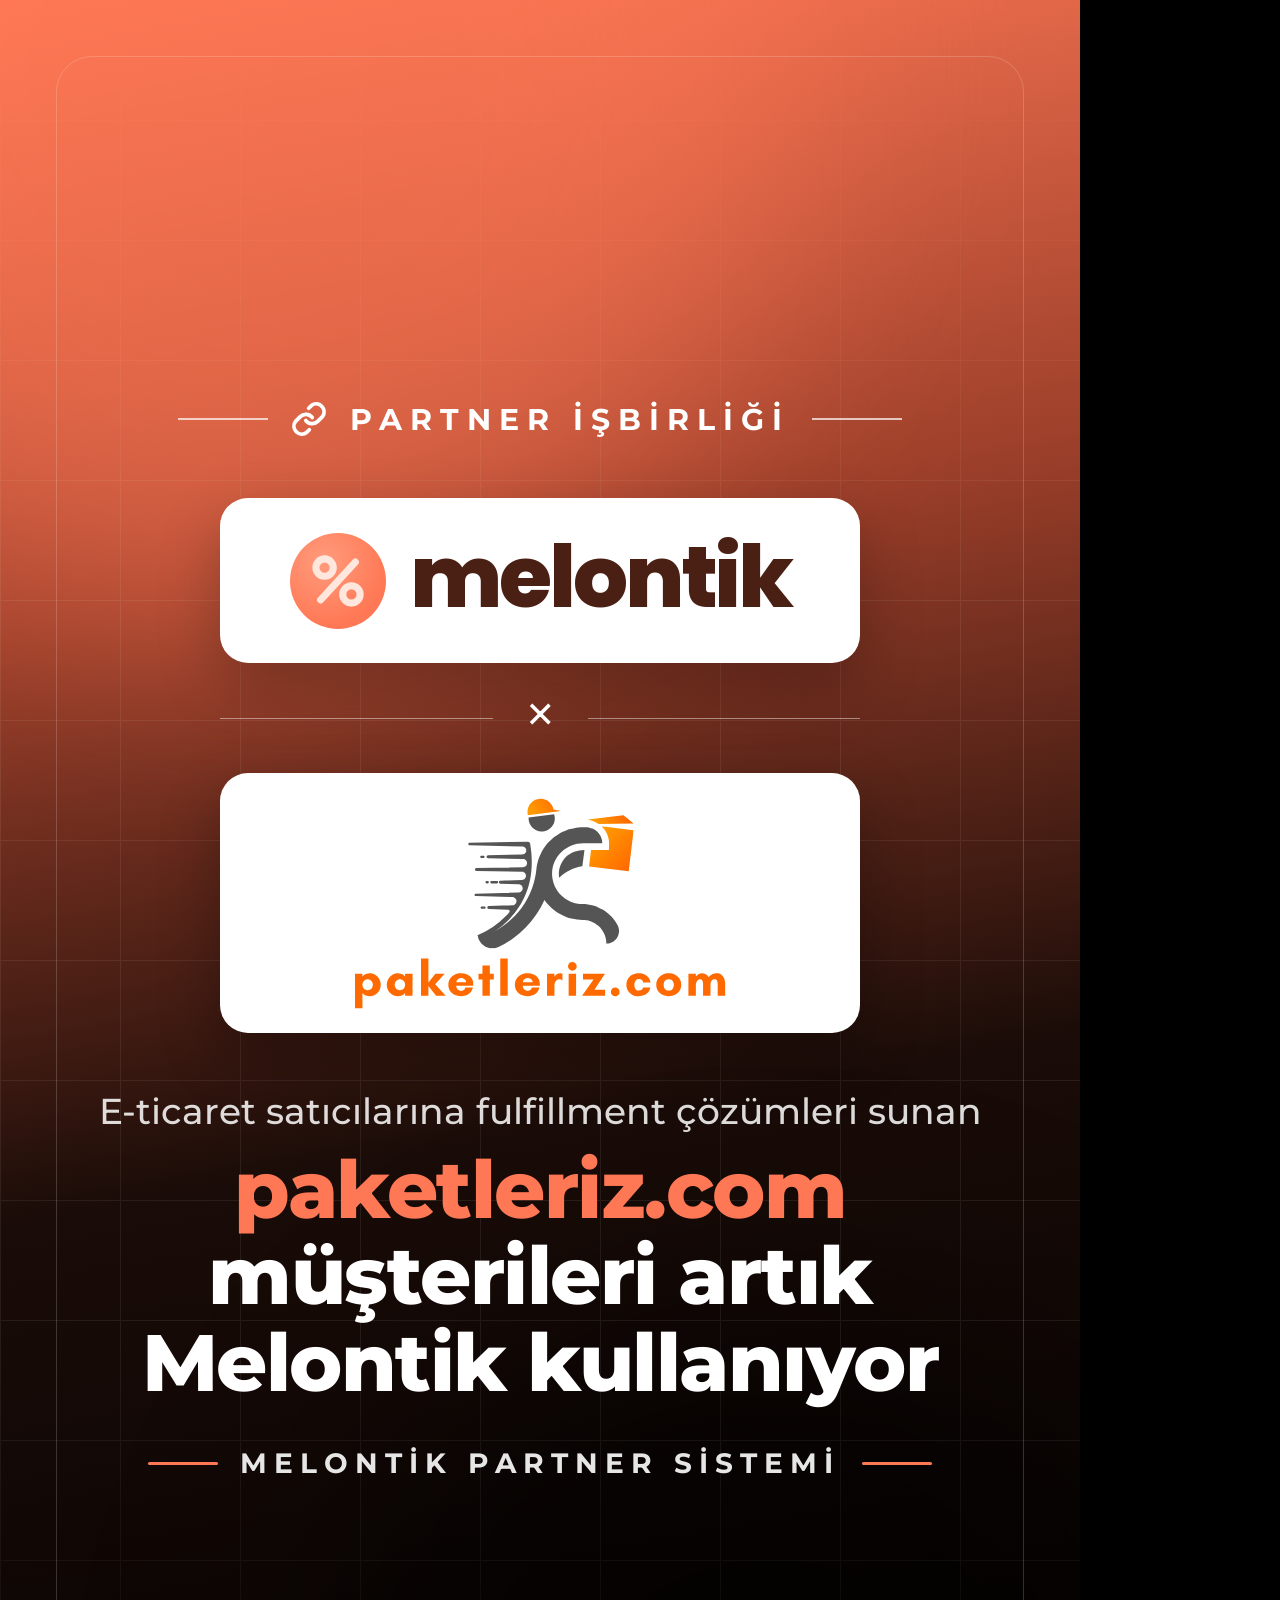
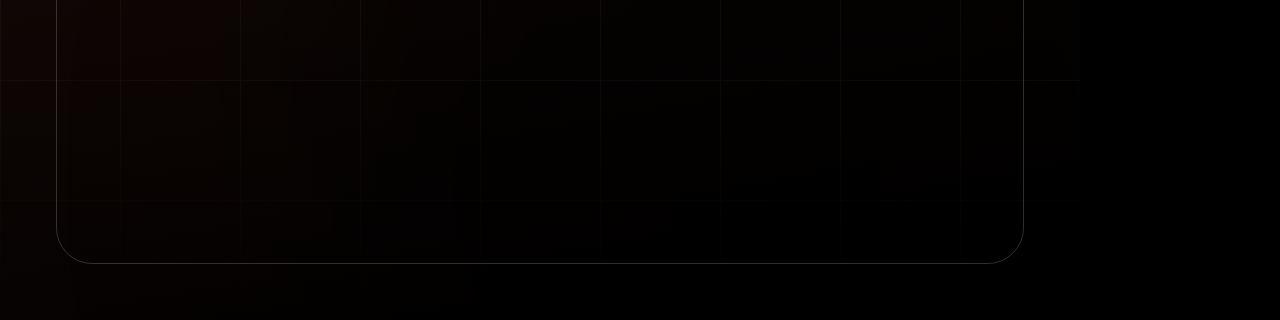
<file: paketleriz-reels/cover.html>
<!doctype html>
<html lang="tr">
<head>
<meta charset="utf-8">
<meta name="viewport" content="width=device-width, initial-scale=1">
<title>Melontik × paketleriz Reels Kapağı</title>
<link rel="stylesheet" href="assets/fonts.css">
<style>
  :root { --brand: #FF7855; --brown: #4A1F14; }
  * { box-sizing: border-box; margin: 0; padding: 0; }
  html, body { background: #000; }
  body { width: 1080px; height: 1920px; font-family: Montserrat, sans-serif; color: #fff; }
  #stage { position: relative; width: 1080px; height: 1920px; overflow: hidden;
           background: linear-gradient(170deg, #FF7855 0%, #9C3F2A 30%, #1A0C08 58%, #000 100%); }
  .glow { position: absolute; border-radius: 50%; filter: blur(120px); }
  #g1 { width: 1100px; height: 1100px; left: -300px; top: -480px; background: var(--brand); opacity: .55; }
  #g2 { width: 900px; height: 900px; left: 320px; top: 1320px; background: #000; opacity: .6; }
  #grid { position: absolute; inset: 0; opacity: .07;
    background-image: linear-gradient(#fff 1px, transparent 1px), linear-gradient(90deg, #fff 1px, transparent 1px);
    background-size: 120px 120px;
    -webkit-mask-image: linear-gradient(to bottom, transparent, #000 30%, #000 70%, transparent);
            mask-image: linear-gradient(to bottom, transparent, #000 30%, #000 70%, transparent); }
  #frame { position: absolute; inset: 56px; border: 1px solid rgba(255,255,255,.18); border-radius: 36px; }

  /* content kept inside the 3:4 profile-grid crop (y 240–1680) */
  #content { position: absolute; left: 0; right: 0; top: 400px; display: flex; flex-direction: column; align-items: center; }

  #eyebrow { display: flex; align-items: center; gap: 22px; font-size: 30px; font-weight: 600; letter-spacing: 8px; }
  #eyebrow .rule { width: 90px; height: 2px; background: rgba(255,255,255,.7); }

  .card { width: 640px; border-radius: 28px; display: flex; align-items: center; justify-content: center; gap: 24px; }
  #mCard { height: 165px; margin-top: 60px; background: #fff; box-shadow: 0 24px 60px rgba(0,0,0,.25); }
  #pCard { height: 260px; background: #fff; box-shadow: 0 24px 60px rgba(0,0,0,.3); }
  .mIcon { width: 96px; height: 96px; border-radius: 50%; display: grid; place-items: center;
           background: radial-gradient(circle at 35% 30%, #FF9B7C, var(--brand) 70%); }
  .mWord { font-family: Poppins, sans-serif; font-weight: 800; font-size: 86px; color: var(--brown);
           letter-spacing: -3px; line-height: 1; padding-bottom: 8px; }
  #pCard img { height: 215px; width: auto; }

  #xRow { display: flex; align-items: center; gap: 30px; width: 640px; height: 110px; }
  #xRow .rule { flex: 1; height: 1px; background: rgba(255,255,255,.45); }
  #xRow span { font-size: 60px; font-weight: 300; line-height: 1; transform: translateY(-4px); }

  #copy { margin-top: 56px; text-align: center; }
  #l1 { font-size: 36px; font-weight: 500; color: rgba(255,255,255,.85); margin-bottom: 14px; }
  .big { font-size: 80px; font-weight: 800; letter-spacing: -1.5px; line-height: 1.08; }
  #l2 { color: var(--brand); }
  #tag { margin-top: 40px; display: flex; align-items: center; justify-content: center; gap: 22px;
         font-size: 28px; font-weight: 600; letter-spacing: 7px; color: rgba(255,255,255,.9); }
  #tag .rule { width: 70px; height: 3px; border-radius: 2px; background: var(--brand); }

  .guide { position: absolute; left: 0; right: 0; border: 3px dashed #0f0; pointer-events: none; display: none; }
  body.guides .guide { display: block; }
</style>
</head>
<body>
<div id="stage">
  <div class="glow" id="g1"></div>
  <div class="glow" id="g2"></div>
  <div id="grid"></div>
  <div id="frame"></div>

  <div id="content">
    <div id="eyebrow">
      <div class="rule"></div>
      <svg width="38" height="38" viewBox="0 0 24 24" fill="none" stroke="#fff" stroke-width="2.4" stroke-linecap="round" stroke-linejoin="round">
        <path d="M10 13a5 5 0 0 0 7.5.5l3-3a5 5 0 0 0-7-7l-1.7 1.7"/><path d="M14 11a5 5 0 0 0-7.5-.5l-3 3a5 5 0 0 0 7 7l1.7-1.7"/>
      </svg>
      <span>PARTNER İŞBİRLİĞİ</span>
      <div class="rule"></div>
    </div>

    <div class="card" id="mCard">
      <div class="mIcon">
        <svg width="60" height="60" viewBox="0 0 76 76" fill="none" stroke="#FFE7DE" stroke-width="9" stroke-linecap="round">
          <circle cx="21" cy="21" r="11"/><circle cx="55" cy="55" r="11"/><line x1="60" y1="14" x2="16" y2="62"/>
        </svg>
      </div>
      <div class="mWord">melontik</div>
    </div>
    <div id="xRow"><div class="rule"></div><span>×</span><div class="rule"></div></div>
    <div class="card" id="pCard"><img src="assets/paketleriz-logo.svg" alt="paketleriz.com"></div>

    <div id="copy">
      <div id="l1">E-ticaret satıcılarına fulfillment çözümleri sunan</div>
      <div class="big" id="l2">paketleriz.com</div>
      <div class="big">müşterileri artık</div>
      <div class="big">Melontik kullanıyor</div>
      <div id="tag"><div class="rule"></div><span>MELONTİK PARTNER SİSTEMİ</span><div class="rule"></div></div>
    </div>
  </div>

  <div class="guide" style="top:240px;height:1440px"></div>
  <div class="guide" style="top:420px;height:1080px;border-color:#ff0"></div>
</div>
<script>
  if (new URLSearchParams(location.search).has('guides')) document.body.classList.add('guides');
</script>
</body>
</html>
</file>
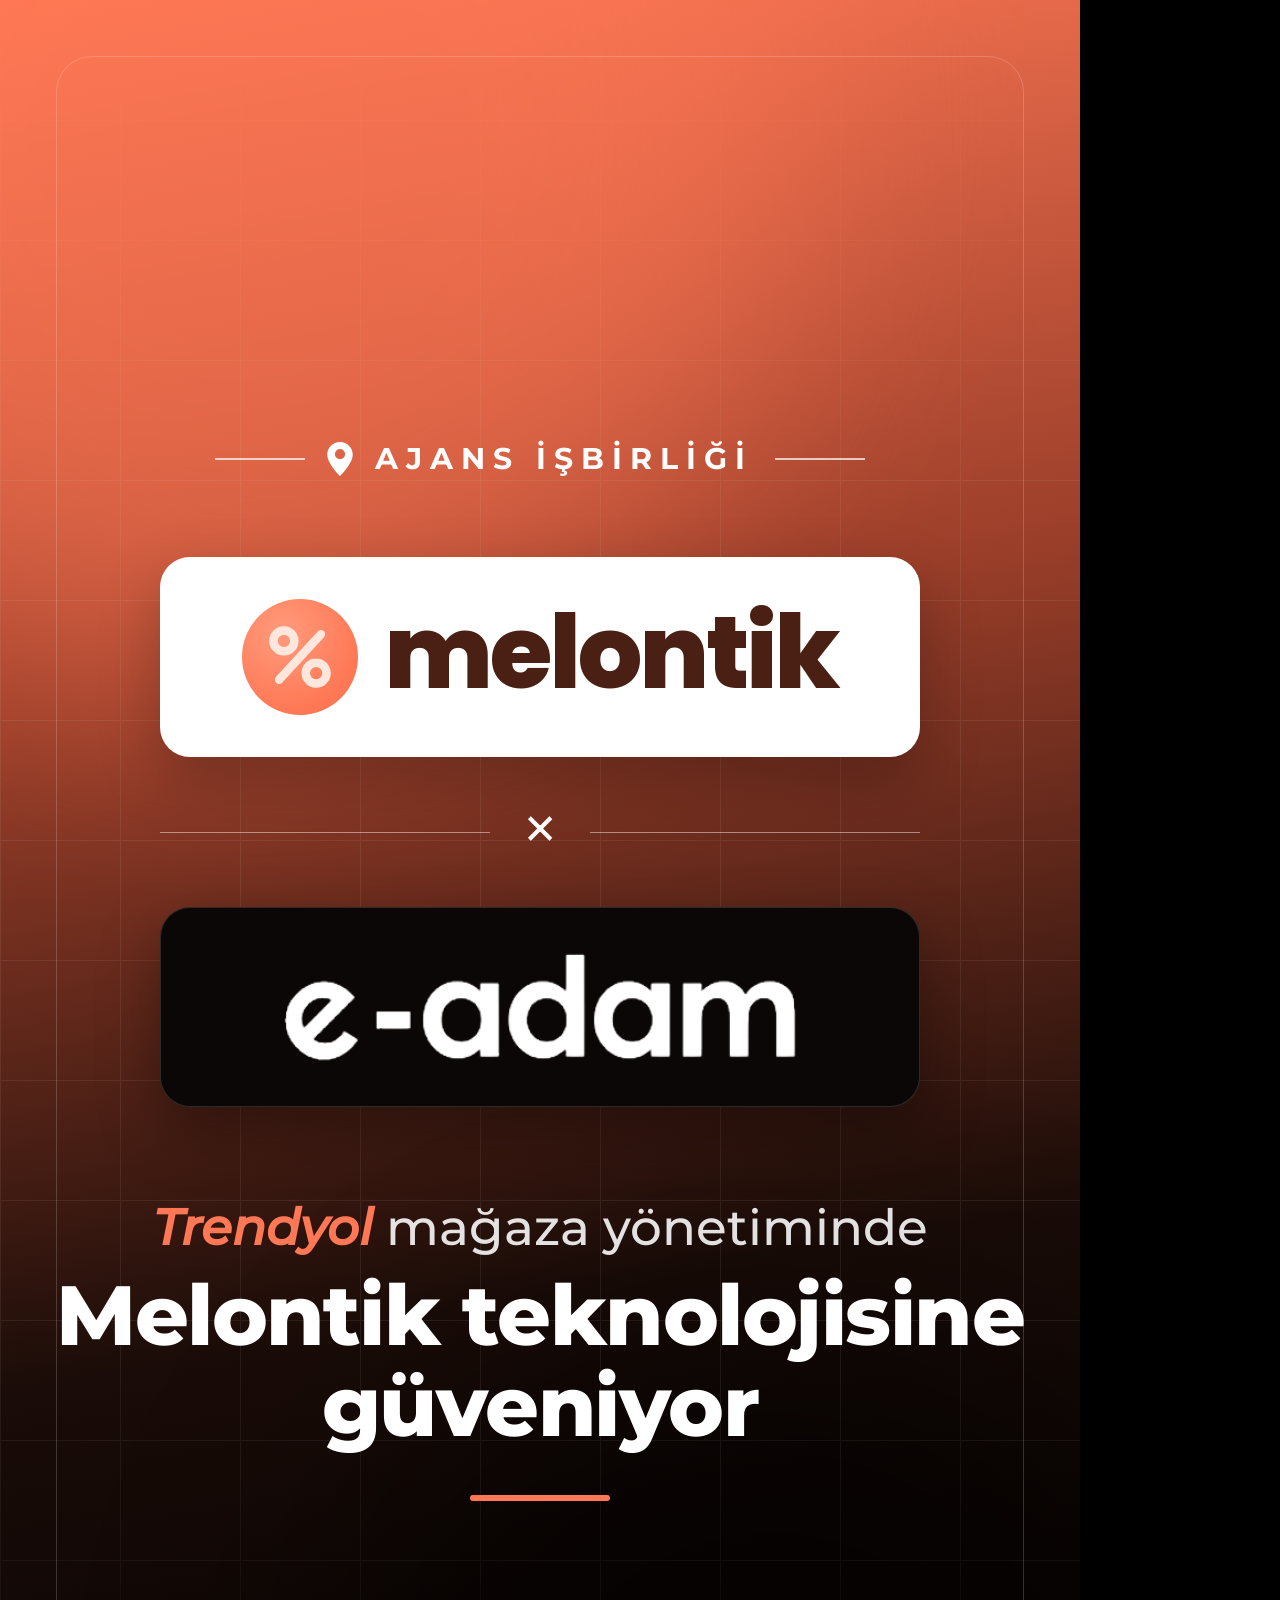
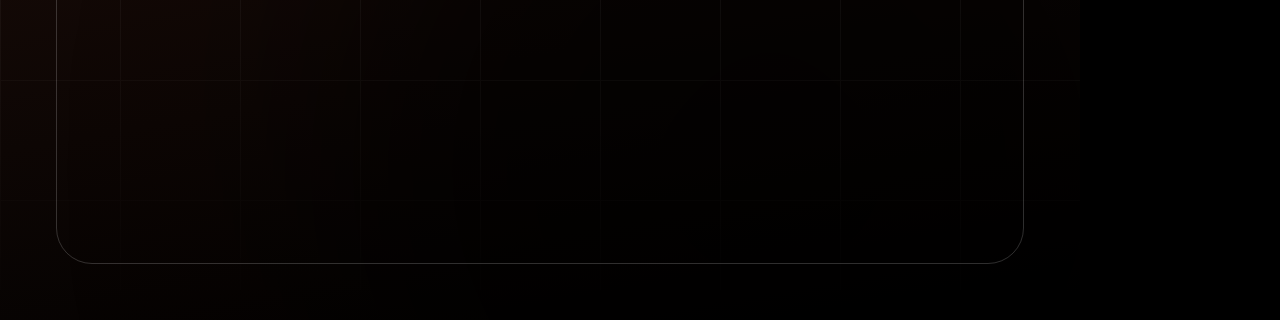
<file: reels/cover.html>
<!doctype html>
<html lang="tr">
<head>
<meta charset="utf-8">
<meta name="viewport" content="width=device-width, initial-scale=1">
<title>Melontik × e-adam Reels Kapağı</title>
<link rel="stylesheet" href="assets/fonts.css">
<style>
  :root { --brand: #FF7855; --brown: #4A1F14; }
  * { box-sizing: border-box; margin: 0; padding: 0; }
  html, body { background: #000; }
  body { width: 1080px; height: 1920px; font-family: Montserrat, sans-serif; color: #fff; }
  #stage { position: relative; width: 1080px; height: 1920px; overflow: hidden;
           background: linear-gradient(170deg, #FF7855 0%, #9C3F2A 34%, #1A0C08 66%, #000 100%); }
  .glow { position: absolute; border-radius: 50%; filter: blur(120px); }
  #g1 { width: 1100px; height: 1100px; left: -300px; top: -420px; background: var(--brand); opacity: .55; }
  #g2 { width: 900px; height: 900px; left: 320px; top: 1320px; background: #000; opacity: .6; }
  #grid { position: absolute; inset: 0; opacity: .07;
    background-image: linear-gradient(#fff 1px, transparent 1px), linear-gradient(90deg, #fff 1px, transparent 1px);
    background-size: 120px 120px;
    -webkit-mask-image: linear-gradient(to bottom, transparent, #000 30%, #000 70%, transparent);
            mask-image: linear-gradient(to bottom, transparent, #000 30%, #000 70%, transparent); }
  #frame { position: absolute; inset: 56px; border: 1px solid rgba(255,255,255,.18); border-radius: 36px; }

  /* content kept inside the 3:4 profile-grid crop (y 240–1680) */
  #content { position: absolute; left: 0; right: 0; top: 440px; display: flex; flex-direction: column; align-items: center; }

  #eyebrow { display: flex; align-items: center; gap: 22px; font-size: 30px; font-weight: 600; letter-spacing: 8px; }
  #eyebrow .rule { width: 90px; height: 2px; background: rgba(255,255,255,.7); }

  .card { width: 760px; height: 200px; border-radius: 30px;
          display: flex; align-items: center; justify-content: center; gap: 26px; }
  #mCard { margin-top: 80px; background: #fff; box-shadow: 0 24px 60px rgba(0,0,0,.25); }
  #eCard { background: #0B0706; border: 1px solid rgba(255,255,255,.14); box-shadow: 0 24px 60px rgba(0,0,0,.35); }
  .mIcon { width: 116px; height: 116px; border-radius: 50%; display: grid; place-items: center;
           background: radial-gradient(circle at 35% 30%, #FF9B7C, var(--brand) 70%); }
  .mWord { font-family: Poppins, sans-serif; font-weight: 800; font-size: 102px; color: var(--brown);
           letter-spacing: -3px; line-height: 1; padding-bottom: 8px; }
  #eCard img { width: 530px; height: auto; }

  #xRow { display: flex; align-items: center; gap: 30px; width: 760px; height: 150px; }
  #xRow .rule { flex: 1; height: 1px; background: rgba(255,255,255,.45); }
  #xRow span { font-size: 70px; font-weight: 300; line-height: 1; transform: translateY(-4px); }

  #copy { margin-top: 90px; text-align: center; }
  #l1 { font-size: 50px; font-weight: 500; color: rgba(255,255,255,.88); }
  #l1 em { font-style: italic; font-weight: 700; color: var(--brand); }
  #l2 { margin-top: 12px; font-size: 84px; font-weight: 800; letter-spacing: -1.5px; line-height: 1.08; }
  #accent { width: 140px; height: 6px; border-radius: 3px; background: var(--brand); margin: 44px auto 0; }

  /* crop guides — only with ?guides */
  .guide { position: absolute; left: 0; right: 0; border: 3px dashed #0f0; pointer-events: none; display: none; }
  body.guides .guide { display: block; }
</style>
</head>
<body>
<div id="stage">
  <div class="glow" id="g1"></div>
  <div class="glow" id="g2"></div>
  <div id="grid"></div>
  <div id="frame"></div>

  <div id="content">
    <div id="eyebrow">
      <div class="rule"></div>
      <svg width="26" height="34" viewBox="0 0 24 32"><path fill="#fff" d="M12 0C5.4 0 0 5.2 0 11.7 0 20.4 12 32 12 32s12-11.6 12-20.3C24 5.2 18.6 0 12 0zm0 16.3a4.8 4.8 0 1 1 0-9.6 4.8 4.8 0 0 1 0 9.6z"/></svg>
      <span>AJANS İŞBİRLİĞİ</span>
      <div class="rule"></div>
    </div>

    <div class="card" id="mCard">
      <div class="mIcon">
        <svg width="72" height="72" viewBox="0 0 76 76" fill="none" stroke="#FFE7DE" stroke-width="9" stroke-linecap="round">
          <circle cx="21" cy="21" r="11"/><circle cx="55" cy="55" r="11"/><line x1="60" y1="14" x2="16" y2="62"/>
        </svg>
      </div>
      <div class="mWord">melontik</div>
    </div>
    <div id="xRow"><div class="rule"></div><span>×</span><div class="rule"></div></div>
    <div class="card" id="eCard"><img src="assets/eadam-logo.png" alt="e-adam"></div>

    <div id="copy">
      <div id="l1"><em>Trendyol</em> mağaza yönetiminde</div>
      <div id="l2">Melontik teknolojisine<br>güveniyor</div>
      <div id="accent"></div>
    </div>
  </div>

  <div class="guide" style="top:240px;height:1440px"></div>
  <div class="guide" style="top:420px;height:1080px;border-color:#ff0"></div>
</div>
<script>
  if (new URLSearchParams(location.search).has('guides')) document.body.classList.add('guides');
</script>
</body>
</html>
</file>
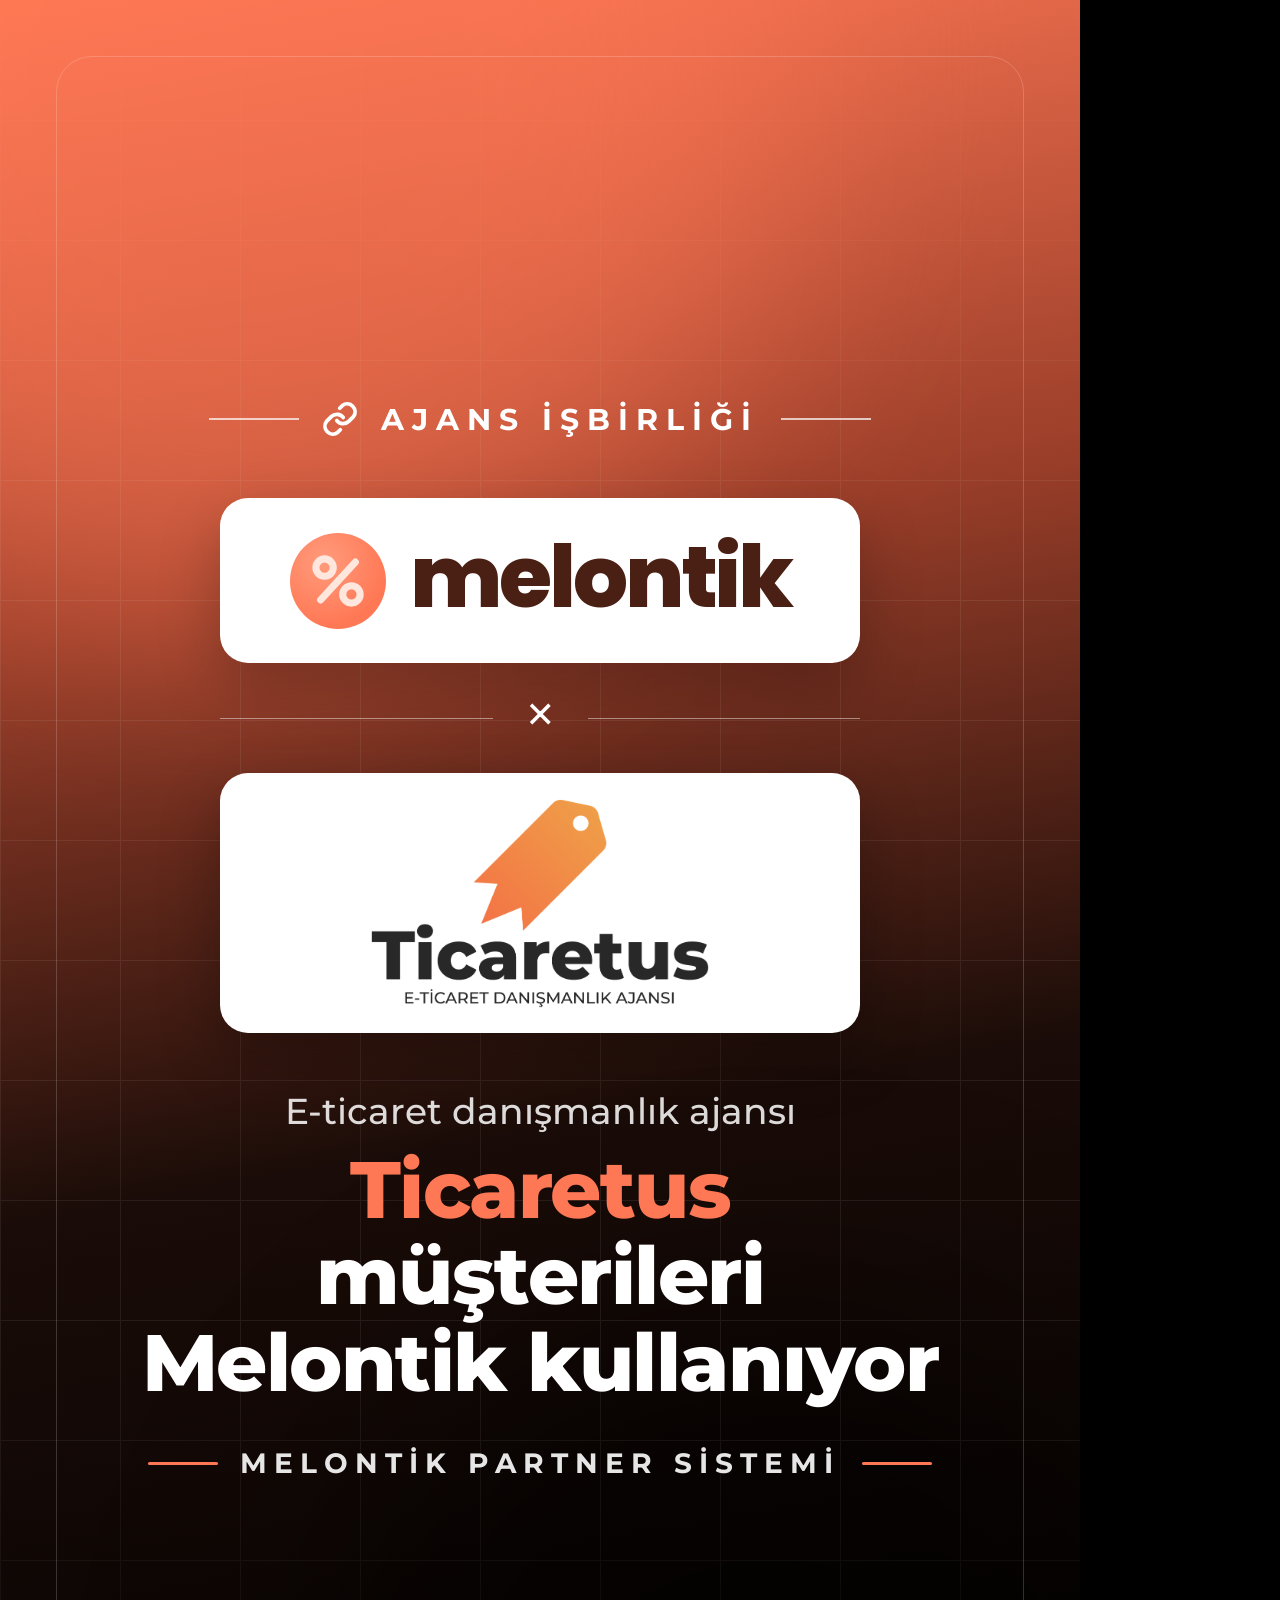
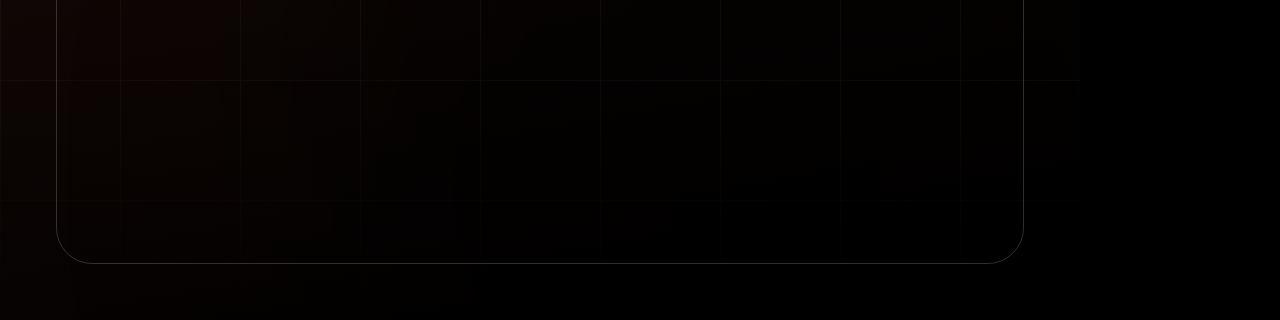
<file: ticaretus-reels/cover.html>
<!doctype html>
<html lang="tr">
<head>
<meta charset="utf-8">
<meta name="viewport" content="width=device-width, initial-scale=1">
<title>Melontik × Ticaretus Reels Kapağı</title>
<link rel="stylesheet" href="assets/fonts.css">
<style>
  :root { --brand: #FF7855; --brown: #4A1F14; }
  * { box-sizing: border-box; margin: 0; padding: 0; }
  html, body { background: #000; }
  body { width: 1080px; height: 1920px; font-family: Montserrat, sans-serif; color: #fff; }
  #stage { position: relative; width: 1080px; height: 1920px; overflow: hidden;
           background: linear-gradient(170deg, #FF7855 0%, #9C3F2A 30%, #1A0C08 58%, #000 100%); }
  .glow { position: absolute; border-radius: 50%; filter: blur(120px); }
  #g1 { width: 1100px; height: 1100px; left: -300px; top: -480px; background: var(--brand); opacity: .55; }
  #g2 { width: 900px; height: 900px; left: 320px; top: 1320px; background: #000; opacity: .6; }
  #grid { position: absolute; inset: 0; opacity: .07;
    background-image: linear-gradient(#fff 1px, transparent 1px), linear-gradient(90deg, #fff 1px, transparent 1px);
    background-size: 120px 120px;
    -webkit-mask-image: linear-gradient(to bottom, transparent, #000 30%, #000 70%, transparent);
            mask-image: linear-gradient(to bottom, transparent, #000 30%, #000 70%, transparent); }
  #frame { position: absolute; inset: 56px; border: 1px solid rgba(255,255,255,.18); border-radius: 36px; }

  /* content kept inside the 3:4 profile-grid crop (y 240–1680) */
  #content { position: absolute; left: 0; right: 0; top: 400px; display: flex; flex-direction: column; align-items: center; }

  #eyebrow { display: flex; align-items: center; gap: 22px; font-size: 30px; font-weight: 600; letter-spacing: 8px; }
  #eyebrow .rule { width: 90px; height: 2px; background: rgba(255,255,255,.7); }

  .card { width: 640px; border-radius: 28px; display: flex; align-items: center; justify-content: center; gap: 24px; }
  #mCard { height: 165px; margin-top: 60px; background: #fff; box-shadow: 0 24px 60px rgba(0,0,0,.25); }
  #pCard { height: 260px; background: #fff; box-shadow: 0 24px 60px rgba(0,0,0,.3); }
  .mIcon { width: 96px; height: 96px; border-radius: 50%; display: grid; place-items: center;
           background: radial-gradient(circle at 35% 30%, #FF9B7C, var(--brand) 70%); }
  .mWord { font-family: Poppins, sans-serif; font-weight: 800; font-size: 86px; color: var(--brown);
           letter-spacing: -3px; line-height: 1; padding-bottom: 8px; }
  #pCard img { height: 215px; width: auto; }

  #xRow { display: flex; align-items: center; gap: 30px; width: 640px; height: 110px; }
  #xRow .rule { flex: 1; height: 1px; background: rgba(255,255,255,.45); }
  #xRow span { font-size: 60px; font-weight: 300; line-height: 1; transform: translateY(-4px); }

  #copy { margin-top: 56px; text-align: center; }
  #l1 { font-size: 36px; font-weight: 500; color: rgba(255,255,255,.85); margin-bottom: 14px; }
  .big { font-size: 80px; font-weight: 800; letter-spacing: -1.5px; line-height: 1.08; }
  #l2 { color: var(--brand); }
  #tag { margin-top: 40px; display: flex; align-items: center; justify-content: center; gap: 22px;
         font-size: 28px; font-weight: 600; letter-spacing: 7px; color: rgba(255,255,255,.9); }
  #tag .rule { width: 70px; height: 3px; border-radius: 2px; background: var(--brand); }

  .guide { position: absolute; left: 0; right: 0; border: 3px dashed #0f0; pointer-events: none; display: none; }
  body.guides .guide { display: block; }
</style>
</head>
<body>
<div id="stage">
  <div class="glow" id="g1"></div>
  <div class="glow" id="g2"></div>
  <div id="grid"></div>
  <div id="frame"></div>

  <div id="content">
    <div id="eyebrow">
      <div class="rule"></div>
      <svg width="38" height="38" viewBox="0 0 24 24" fill="none" stroke="#fff" stroke-width="2.4" stroke-linecap="round" stroke-linejoin="round">
        <path d="M10 13a5 5 0 0 0 7.5.5l3-3a5 5 0 0 0-7-7l-1.7 1.7"/><path d="M14 11a5 5 0 0 0-7.5-.5l-3 3a5 5 0 0 0 7 7l1.7-1.7"/>
      </svg>
      <span>AJANS İŞBİRLİĞİ</span>
      <div class="rule"></div>
    </div>

    <div class="card" id="mCard">
      <div class="mIcon">
        <svg width="60" height="60" viewBox="0 0 76 76" fill="none" stroke="#FFE7DE" stroke-width="9" stroke-linecap="round">
          <circle cx="21" cy="21" r="11"/><circle cx="55" cy="55" r="11"/><line x1="60" y1="14" x2="16" y2="62"/>
        </svg>
      </div>
      <div class="mWord">melontik</div>
    </div>
    <div id="xRow"><div class="rule"></div><span>×</span><div class="rule"></div></div>
    <div class="card" id="pCard"><img src="assets/ticaretus-logo.png" alt="Ticaretus"></div>

    <div id="copy">
      <div id="l1">E-ticaret danışmanlık ajansı</div>
      <div class="big" id="l2">Ticaretus</div>
      <div class="big">müşterileri</div>
      <div class="big">Melontik kullanıyor</div>
      <div id="tag"><div class="rule"></div><span>MELONTİK PARTNER SİSTEMİ</span><div class="rule"></div></div>
    </div>
  </div>

  <div class="guide" style="top:240px;height:1440px"></div>
  <div class="guide" style="top:420px;height:1080px;border-color:#ff0"></div>
</div>
<script>
  if (new URLSearchParams(location.search).has('guides')) document.body.classList.add('guides');
</script>
</body>
</html>
</file>
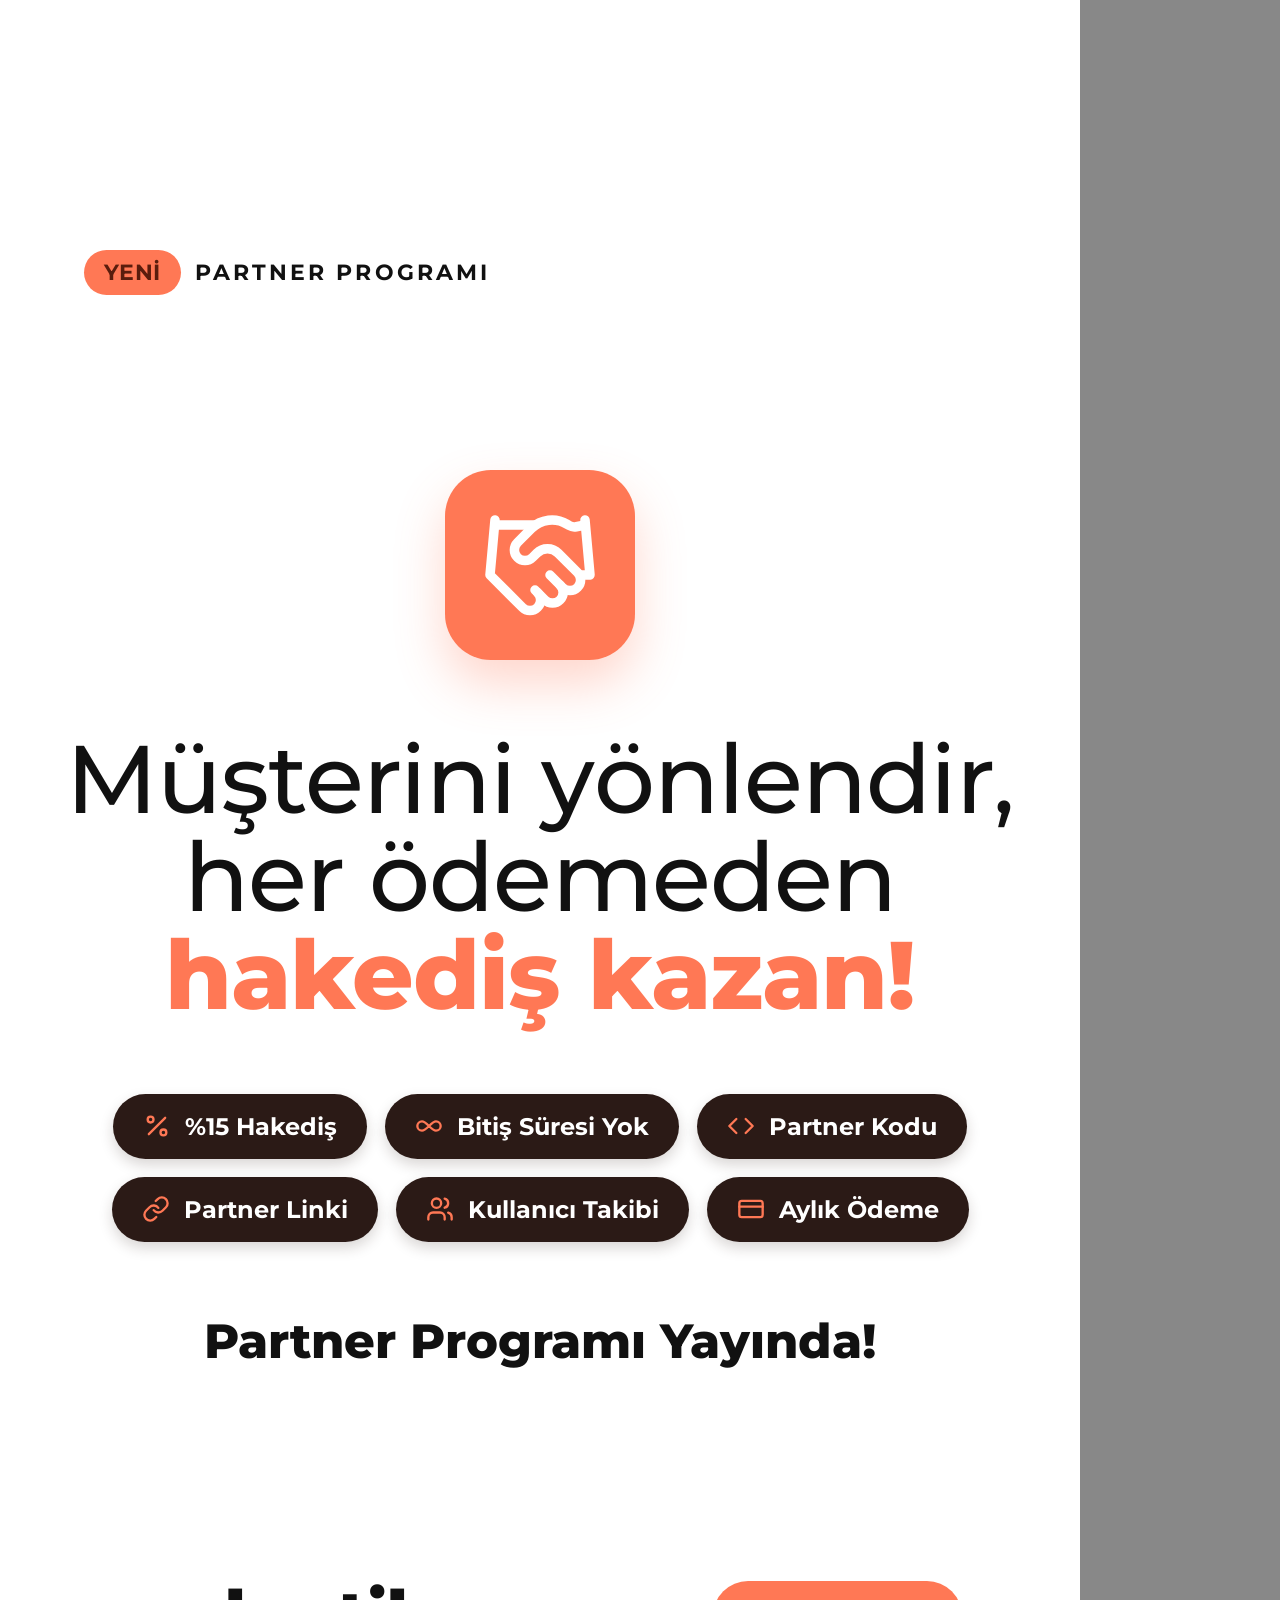
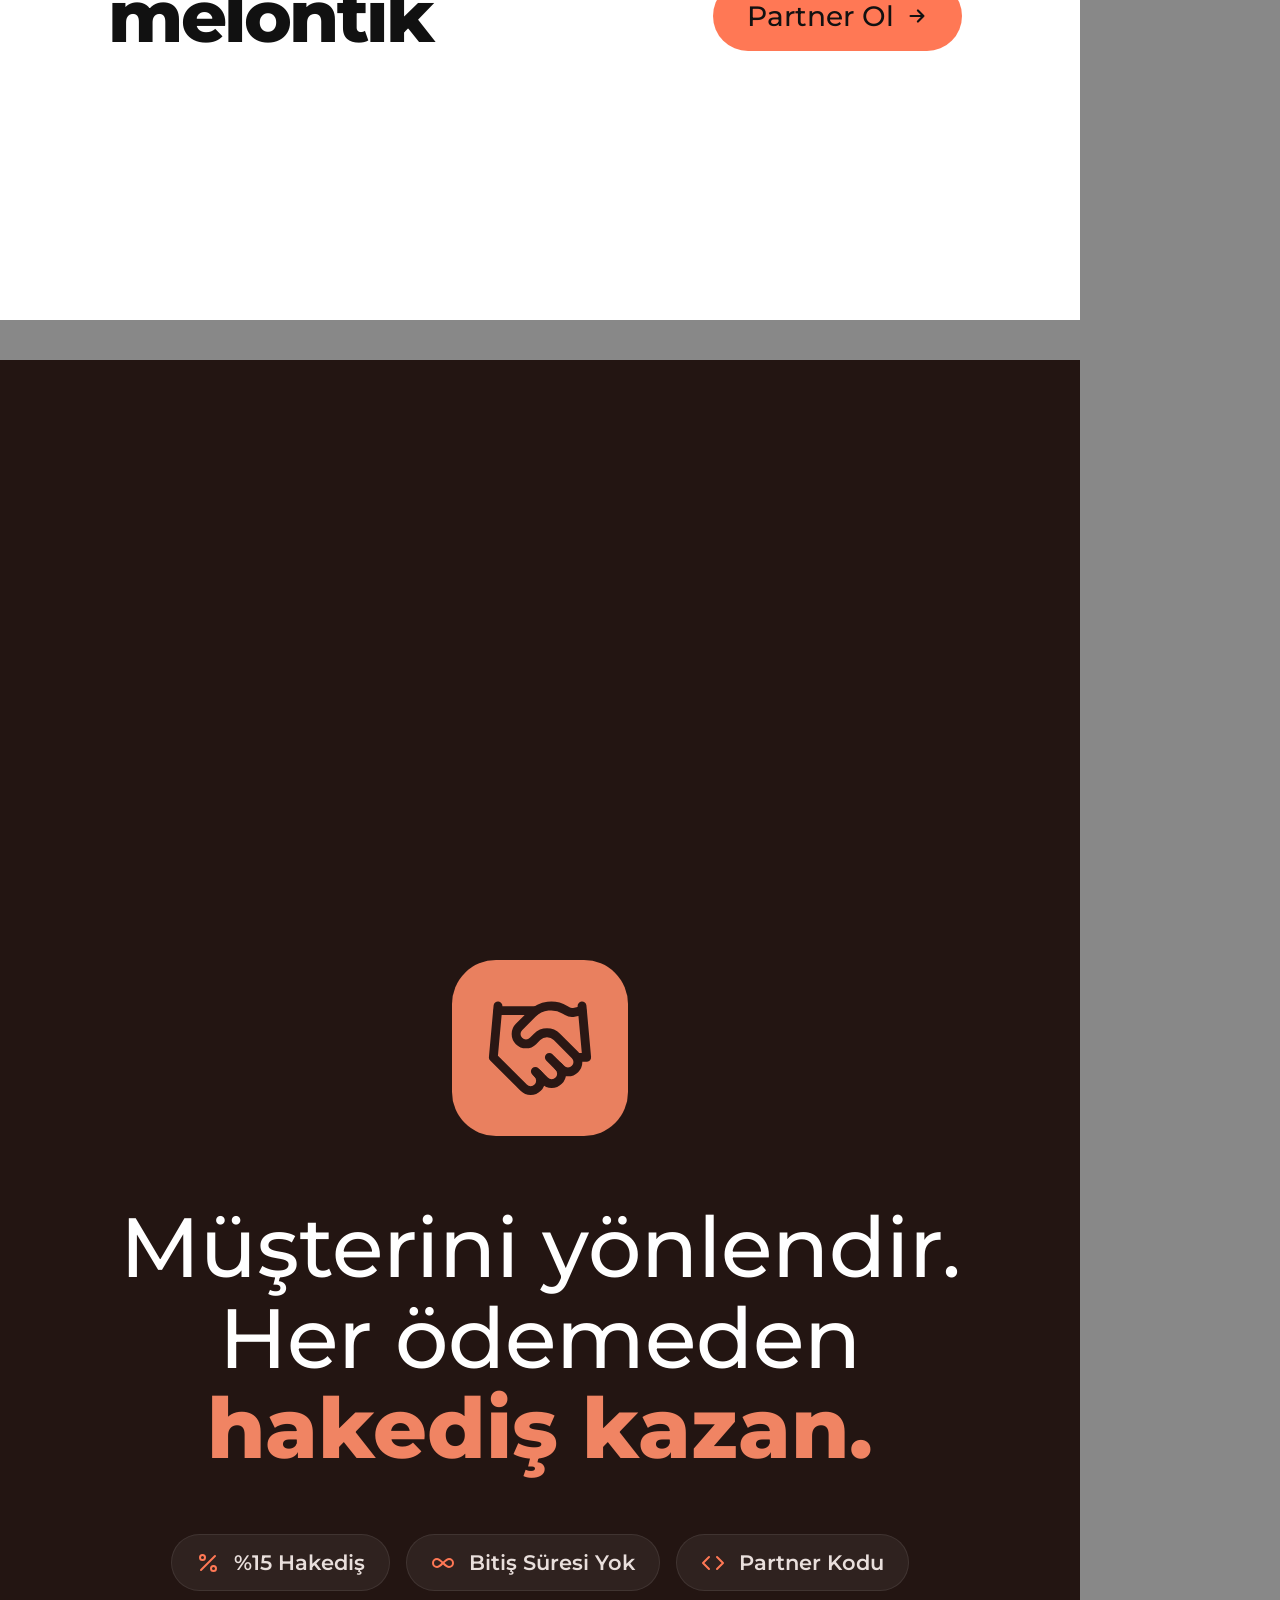
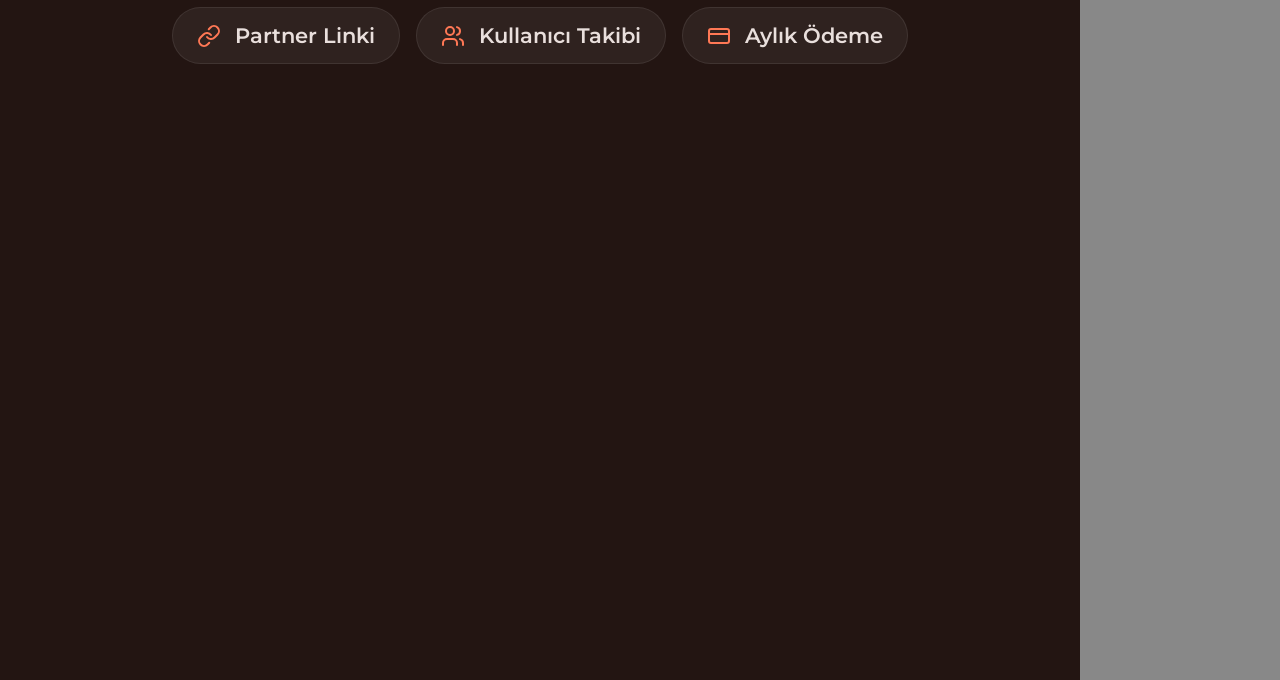
<file: video-kaynak/kapak.html>
<!doctype html><html lang="tr"><head><meta charset="utf-8"><style>
@font-face{font-family:M;src:url(assets/m1.ttf);font-weight:400}
@font-face{font-family:M;src:url(assets/m2.ttf);font-weight:500}
@font-face{font-family:M;src:url(assets/m3.ttf);font-weight:600}
@font-face{font-family:M;src:url(assets/m4.ttf);font-weight:700}
@font-face{font-family:M;src:url(assets/m5.ttf);font-weight:800}
*{margin:0;padding:0;box-sizing:border-box}
body{font-family:M;background:#888}
.c{position:relative;overflow:hidden;display:flex;flex-direction:column;align-items:center;text-align:center}
.a{color:#FF7855}
.chip{display:inline-flex;align-items:center;gap:14px;border-radius:999px;font-weight:700;white-space:nowrap}
.chip svg{color:#FF7855;flex:none}
.chips{display:flex;flex-wrap:wrap;justify-content:center}
#w{width:1080px;height:1920px;background:#fff;color:#111}
#w .tag{position:absolute;left:84px;top:250px;display:flex;align-items:center;gap:14px;font-size:22px;font-weight:700;letter-spacing:.14em}
#w .tag b{background:#FF7855;color:#5a1d0d;border-radius:999px;padding:9px 20px;letter-spacing:.02em;font-size:22px}
#w .ic{margin-top:470px;width:190px;height:190px;border-radius:46px;background:#FF7855;display:grid;place-items:center;box-shadow:0 24px 50px rgba(255,120,85,.3)}
#w h1{margin-top:70px;font-size:96px;font-weight:500;line-height:1.02;letter-spacing:-.01em}
#w h1 .a{font-weight:800}
#w .chips{margin-top:70px;gap:18px 18px;width:900px}
#w .chip{background:#2b1a16;color:#fff;font-size:24px;padding:18px 30px;box-shadow:0 6px 14px rgba(43,26,22,.18)}
#w .ann{margin-top:70px;font-size:48px;font-weight:800}
#w .foot{position:absolute;left:108px;right:118px;bottom:260px;display:flex;justify-content:space-between;align-items:center}
#w .logo{font-size:72px;font-weight:800;letter-spacing:-.04em}
#w .btn{background:#FF7855;color:#111;font-size:28px;font-weight:500;padding:18px 34px;border-radius:999px;display:flex;align-items:center;gap:12px}
#d{width:1080px;height:1920px;background:#231512;color:#fff;margin-top:40px}
#d .ic{margin-top:600px;width:176px;height:176px;border-radius:44px;background:#E9805F;display:grid;place-items:center}
#d h1{margin-top:66px;font-size:84px;font-weight:500;line-height:1.08}
#d h1 .a{font-weight:800;color:#F08463}
#d .chips{margin-top:60px;gap:16px;width:760px}
#d .chip{background:rgba(255,255,255,.06);border:1.5px solid rgba(255,255,255,.08);color:#e9dfdc;font-size:21px;padding:15px 24px;font-weight:600}
</style></head><body>
<template id="hs"><svg viewBox="0 0 24 24" width="WW" height="WW" fill="none" stroke="SS" stroke-width="1.9" stroke-linecap="round" stroke-linejoin="round"><path d="m11 17 2 2a1 1 0 1 0 3-3"/><path d="m14 14 2.5 2.5a1 1 0 1 0 3-3l-3.88-3.88a3 3 0 0 0-4.24 0l-.88.88a1 1 0 1 1-3-3l2.81-2.81a5.79 5.79 0 0 1 7.06-.87l.47.28a2 2 0 0 0 1.42.25L21 4"/><path d="m21 3 1 11h-2"/><path d="M3 3 2 14l6.5 6.5a1 1 0 1 0 3-3"/><path d="M3 4h8"/></svg></template>

<div class="c" id="w">
  <div class="tag"><b>YENİ</b>PARTNER PROGRAMI</div>
  <div class="ic" data-ic="120,#fff"></div>
  <h1>Müşterini yönlendir,<br>her ödemeden<br><span class="a">hakediş kazan!</span></h1>
  <div class="chips" data-chips="28"></div>
  <div class="ann">Partner Programı Yayında!</div>
  <div class="foot"><div class="logo">melontik</div><div class="btn">Partner Ol <svg viewBox="0 0 24 24" width="22" height="22" fill="none" stroke="currentColor" stroke-width="2.4" stroke-linecap="round" stroke-linejoin="round"><path d="M5 12h14M13 6l6 6-6 6"/></svg></div></div>
</div>

<div class="c" id="d">
  <div class="ic" data-ic="112,#2a1714"></div>
  <h1>Müşterini yönlendir.<br>Her ödemeden<br><span class="a">hakediş kazan.</span></h1>
  <div class="chips" data-chips="24"></div>
</div>

<script>
const I={
 pct:'<path d="M19 5 5 19"/><circle cx="6.5" cy="6.5" r="2.5"/><circle cx="17.5" cy="17.5" r="2.5"/>',
 inf:'<path d="M6 16c-2.2 0-4-1.8-4-4s1.8-4 4-4c4 0 8 8 12 8 2.2 0 4-1.8 4-4s-1.8-4-4-4c-4 0-8 8-12 8z"/>',
 code:'<path d="m16 18 6-6-6-6"/><path d="m8 6-6 6 6 6"/>',
 link:'<path d="M10 13a5 5 0 0 0 7.54.54l3-3a5 5 0 0 0-7.07-7.07l-1.72 1.71"/><path d="M14 11a5 5 0 0 0-7.54-.54l-3 3a5 5 0 0 0 7.07 7.07l1.71-1.71"/>',
 users:'<path d="M16 21v-2a4 4 0 0 0-4-4H6a4 4 0 0 0-4 4v2"/><circle cx="9" cy="7" r="4"/><path d="M22 21v-2a4 4 0 0 0-3-3.87"/><path d="M16 3.13a4 4 0 0 1 0 7.75"/>',
 card:'<rect x="2" y="5" width="20" height="14" rx="2"/><path d="M2 10h20"/>'};
const C=[['pct','%15 Hakediş'],['inf','Bitiş Süresi Yok'],['code','Partner Kodu'],['link','Partner Linki'],['users','Kullanıcı Takibi'],['card','Aylık Ödeme']];
document.querySelectorAll('[data-chips]').forEach(el=>{const s=el.dataset.chips;
 el.innerHTML=C.map(([k,t])=>`<span class="chip"><svg viewBox="0 0 24 24" width="${s}" height="${s}" fill="none" stroke="currentColor" stroke-width="2" stroke-linecap="round" stroke-linejoin="round">${I[k]}</svg>${t}</span>`).join('')});
document.querySelectorAll('[data-ic]').forEach(el=>{const[w,c]=el.dataset.ic.split(',');el.innerHTML=document.getElementById('hs').innerHTML.replace(/WW/g,w).replace('SS',c)});
</script></body></html>
</file>
<file: paketleriz-reels/assets/fonts.css>
@font-face {
  font-family: 'Montserrat';
  font-style: italic;
  font-weight: 500;
  font-display: swap;
  src: url(fonts/Montserrat-412bf404.woff2) format('woff2');
  unicode-range: U+0100-02BA, U+02BD-02C5, U+02C7-02CC, U+02CE-02D7, U+02DD-02FF, U+0304, U+0308, U+0329, U+1D00-1DBF, U+1E00-1E9F, U+1EF2-1EFF, U+2020, U+20A0-20AB, U+20AD-20C0, U+2113, U+2C60-2C7F, U+A720-A7FF;
}
@font-face {
  font-family: 'Montserrat';
  font-style: italic;
  font-weight: 500;
  font-display: swap;
  src: url(fonts/Montserrat-ba834f92.woff2) format('woff2');
  unicode-range: U+0000-00FF, U+0131, U+0152-0153, U+02BB-02BC, U+02C6, U+02DA, U+02DC, U+0304, U+0308, U+0329, U+2000-206F, U+20AC, U+2122, U+2191, U+2193, U+2212, U+2215, U+FEFF, U+FFFD;
}
@font-face {
  font-family: 'Montserrat';
  font-style: normal;
  font-weight: 400;
  font-display: swap;
  src: url(fonts/Montserrat-ccd96bf8.woff2) format('woff2');
  unicode-range: U+0100-02BA, U+02BD-02C5, U+02C7-02CC, U+02CE-02D7, U+02DD-02FF, U+0304, U+0308, U+0329, U+1D00-1DBF, U+1E00-1E9F, U+1EF2-1EFF, U+2020, U+20A0-20AB, U+20AD-20C0, U+2113, U+2C60-2C7F, U+A720-A7FF;
}
@font-face {
  font-family: 'Montserrat';
  font-style: normal;
  font-weight: 400;
  font-display: swap;
  src: url(fonts/Montserrat-e56e84e5.woff2) format('woff2');
  unicode-range: U+0000-00FF, U+0131, U+0152-0153, U+02BB-02BC, U+02C6, U+02DA, U+02DC, U+0304, U+0308, U+0329, U+2000-206F, U+20AC, U+2122, U+2191, U+2193, U+2212, U+2215, U+FEFF, U+FFFD;
}
@font-face {
  font-family: 'Montserrat';
  font-style: normal;
  font-weight: 500;
  font-display: swap;
  src: url(fonts/Montserrat-ccd96bf8.woff2) format('woff2');
  unicode-range: U+0100-02BA, U+02BD-02C5, U+02C7-02CC, U+02CE-02D7, U+02DD-02FF, U+0304, U+0308, U+0329, U+1D00-1DBF, U+1E00-1E9F, U+1EF2-1EFF, U+2020, U+20A0-20AB, U+20AD-20C0, U+2113, U+2C60-2C7F, U+A720-A7FF;
}
@font-face {
  font-family: 'Montserrat';
  font-style: normal;
  font-weight: 500;
  font-display: swap;
  src: url(fonts/Montserrat-e56e84e5.woff2) format('woff2');
  unicode-range: U+0000-00FF, U+0131, U+0152-0153, U+02BB-02BC, U+02C6, U+02DA, U+02DC, U+0304, U+0308, U+0329, U+2000-206F, U+20AC, U+2122, U+2191, U+2193, U+2212, U+2215, U+FEFF, U+FFFD;
}
@font-face {
  font-family: 'Montserrat';
  font-style: normal;
  font-weight: 700;
  font-display: swap;
  src: url(fonts/Montserrat-ccd96bf8.woff2) format('woff2');
  unicode-range: U+0100-02BA, U+02BD-02C5, U+02C7-02CC, U+02CE-02D7, U+02DD-02FF, U+0304, U+0308, U+0329, U+1D00-1DBF, U+1E00-1E9F, U+1EF2-1EFF, U+2020, U+20A0-20AB, U+20AD-20C0, U+2113, U+2C60-2C7F, U+A720-A7FF;
}
@font-face {
  font-family: 'Montserrat';
  font-style: normal;
  font-weight: 700;
  font-display: swap;
  src: url(fonts/Montserrat-e56e84e5.woff2) format('woff2');
  unicode-range: U+0000-00FF, U+0131, U+0152-0153, U+02BB-02BC, U+02C6, U+02DA, U+02DC, U+0304, U+0308, U+0329, U+2000-206F, U+20AC, U+2122, U+2191, U+2193, U+2212, U+2215, U+FEFF, U+FFFD;
}
@font-face {
  font-family: 'Montserrat';
  font-style: normal;
  font-weight: 800;
  font-display: swap;
  src: url(fonts/Montserrat-ccd96bf8.woff2) format('woff2');
  unicode-range: U+0100-02BA, U+02BD-02C5, U+02C7-02CC, U+02CE-02D7, U+02DD-02FF, U+0304, U+0308, U+0329, U+1D00-1DBF, U+1E00-1E9F, U+1EF2-1EFF, U+2020, U+20A0-20AB, U+20AD-20C0, U+2113, U+2C60-2C7F, U+A720-A7FF;
}
@font-face {
  font-family: 'Montserrat';
  font-style: normal;
  font-weight: 800;
  font-display: swap;
  src: url(fonts/Montserrat-e56e84e5.woff2) format('woff2');
  unicode-range: U+0000-00FF, U+0131, U+0152-0153, U+02BB-02BC, U+02C6, U+02DA, U+02DC, U+0304, U+0308, U+0329, U+2000-206F, U+20AC, U+2122, U+2191, U+2193, U+2212, U+2215, U+FEFF, U+FFFD;
}
@font-face {
  font-family: 'Montserrat';
  font-style: normal;
  font-weight: 900;
  font-display: swap;
  src: url(fonts/Montserrat-ccd96bf8.woff2) format('woff2');
  unicode-range: U+0100-02BA, U+02BD-02C5, U+02C7-02CC, U+02CE-02D7, U+02DD-02FF, U+0304, U+0308, U+0329, U+1D00-1DBF, U+1E00-1E9F, U+1EF2-1EFF, U+2020, U+20A0-20AB, U+20AD-20C0, U+2113, U+2C60-2C7F, U+A720-A7FF;
}
@font-face {
  font-family: 'Montserrat';
  font-style: normal;
  font-weight: 900;
  font-display: swap;
  src: url(fonts/Montserrat-e56e84e5.woff2) format('woff2');
  unicode-range: U+0000-00FF, U+0131, U+0152-0153, U+02BB-02BC, U+02C6, U+02DA, U+02DC, U+0304, U+0308, U+0329, U+2000-206F, U+20AC, U+2122, U+2191, U+2193, U+2212, U+2215, U+FEFF, U+FFFD;
}
@font-face {
  font-family: 'Poppins';
  font-style: normal;
  font-weight: 800;
  font-display: swap;
  src: url(fonts/Poppins-f895dc4f.woff2) format('woff2');
  unicode-range: U+0100-02BA, U+02BD-02C5, U+02C7-02CC, U+02CE-02D7, U+02DD-02FF, U+0304, U+0308, U+0329, U+1D00-1DBF, U+1E00-1E9F, U+1EF2-1EFF, U+2020, U+20A0-20AB, U+20AD-20C0, U+2113, U+2C60-2C7F, U+A720-A7FF;
}
@font-face {
  font-family: 'Poppins';
  font-style: normal;
  font-weight: 800;
  font-display: swap;
  src: url(fonts/Poppins-b542d40b.woff2) format('woff2');
  unicode-range: U+0000-00FF, U+0131, U+0152-0153, U+02BB-02BC, U+02C6, U+02DA, U+02DC, U+0304, U+0308, U+0329, U+2000-206F, U+20AC, U+2122, U+2191, U+2193, U+2212, U+2215, U+FEFF, U+FFFD;
}
</file>
<file: reels/assets/fonts.css>
@font-face {
  font-family: 'Montserrat';
  font-style: italic;
  font-weight: 500;
  font-display: swap;
  src: url(fonts/Montserrat-412bf404.woff2) format('woff2');
  unicode-range: U+0100-02BA, U+02BD-02C5, U+02C7-02CC, U+02CE-02D7, U+02DD-02FF, U+0304, U+0308, U+0329, U+1D00-1DBF, U+1E00-1E9F, U+1EF2-1EFF, U+2020, U+20A0-20AB, U+20AD-20C0, U+2113, U+2C60-2C7F, U+A720-A7FF;
}
@font-face {
  font-family: 'Montserrat';
  font-style: italic;
  font-weight: 500;
  font-display: swap;
  src: url(fonts/Montserrat-ba834f92.woff2) format('woff2');
  unicode-range: U+0000-00FF, U+0131, U+0152-0153, U+02BB-02BC, U+02C6, U+02DA, U+02DC, U+0304, U+0308, U+0329, U+2000-206F, U+20AC, U+2122, U+2191, U+2193, U+2212, U+2215, U+FEFF, U+FFFD;
}
@font-face {
  font-family: 'Montserrat';
  font-style: normal;
  font-weight: 400;
  font-display: swap;
  src: url(fonts/Montserrat-ccd96bf8.woff2) format('woff2');
  unicode-range: U+0100-02BA, U+02BD-02C5, U+02C7-02CC, U+02CE-02D7, U+02DD-02FF, U+0304, U+0308, U+0329, U+1D00-1DBF, U+1E00-1E9F, U+1EF2-1EFF, U+2020, U+20A0-20AB, U+20AD-20C0, U+2113, U+2C60-2C7F, U+A720-A7FF;
}
@font-face {
  font-family: 'Montserrat';
  font-style: normal;
  font-weight: 400;
  font-display: swap;
  src: url(fonts/Montserrat-e56e84e5.woff2) format('woff2');
  unicode-range: U+0000-00FF, U+0131, U+0152-0153, U+02BB-02BC, U+02C6, U+02DA, U+02DC, U+0304, U+0308, U+0329, U+2000-206F, U+20AC, U+2122, U+2191, U+2193, U+2212, U+2215, U+FEFF, U+FFFD;
}
@font-face {
  font-family: 'Montserrat';
  font-style: normal;
  font-weight: 500;
  font-display: swap;
  src: url(fonts/Montserrat-ccd96bf8.woff2) format('woff2');
  unicode-range: U+0100-02BA, U+02BD-02C5, U+02C7-02CC, U+02CE-02D7, U+02DD-02FF, U+0304, U+0308, U+0329, U+1D00-1DBF, U+1E00-1E9F, U+1EF2-1EFF, U+2020, U+20A0-20AB, U+20AD-20C0, U+2113, U+2C60-2C7F, U+A720-A7FF;
}
@font-face {
  font-family: 'Montserrat';
  font-style: normal;
  font-weight: 500;
  font-display: swap;
  src: url(fonts/Montserrat-e56e84e5.woff2) format('woff2');
  unicode-range: U+0000-00FF, U+0131, U+0152-0153, U+02BB-02BC, U+02C6, U+02DA, U+02DC, U+0304, U+0308, U+0329, U+2000-206F, U+20AC, U+2122, U+2191, U+2193, U+2212, U+2215, U+FEFF, U+FFFD;
}
@font-face {
  font-family: 'Montserrat';
  font-style: normal;
  font-weight: 700;
  font-display: swap;
  src: url(fonts/Montserrat-ccd96bf8.woff2) format('woff2');
  unicode-range: U+0100-02BA, U+02BD-02C5, U+02C7-02CC, U+02CE-02D7, U+02DD-02FF, U+0304, U+0308, U+0329, U+1D00-1DBF, U+1E00-1E9F, U+1EF2-1EFF, U+2020, U+20A0-20AB, U+20AD-20C0, U+2113, U+2C60-2C7F, U+A720-A7FF;
}
@font-face {
  font-family: 'Montserrat';
  font-style: normal;
  font-weight: 700;
  font-display: swap;
  src: url(fonts/Montserrat-e56e84e5.woff2) format('woff2');
  unicode-range: U+0000-00FF, U+0131, U+0152-0153, U+02BB-02BC, U+02C6, U+02DA, U+02DC, U+0304, U+0308, U+0329, U+2000-206F, U+20AC, U+2122, U+2191, U+2193, U+2212, U+2215, U+FEFF, U+FFFD;
}
@font-face {
  font-family: 'Montserrat';
  font-style: normal;
  font-weight: 800;
  font-display: swap;
  src: url(fonts/Montserrat-ccd96bf8.woff2) format('woff2');
  unicode-range: U+0100-02BA, U+02BD-02C5, U+02C7-02CC, U+02CE-02D7, U+02DD-02FF, U+0304, U+0308, U+0329, U+1D00-1DBF, U+1E00-1E9F, U+1EF2-1EFF, U+2020, U+20A0-20AB, U+20AD-20C0, U+2113, U+2C60-2C7F, U+A720-A7FF;
}
@font-face {
  font-family: 'Montserrat';
  font-style: normal;
  font-weight: 800;
  font-display: swap;
  src: url(fonts/Montserrat-e56e84e5.woff2) format('woff2');
  unicode-range: U+0000-00FF, U+0131, U+0152-0153, U+02BB-02BC, U+02C6, U+02DA, U+02DC, U+0304, U+0308, U+0329, U+2000-206F, U+20AC, U+2122, U+2191, U+2193, U+2212, U+2215, U+FEFF, U+FFFD;
}
@font-face {
  font-family: 'Montserrat';
  font-style: normal;
  font-weight: 900;
  font-display: swap;
  src: url(fonts/Montserrat-ccd96bf8.woff2) format('woff2');
  unicode-range: U+0100-02BA, U+02BD-02C5, U+02C7-02CC, U+02CE-02D7, U+02DD-02FF, U+0304, U+0308, U+0329, U+1D00-1DBF, U+1E00-1E9F, U+1EF2-1EFF, U+2020, U+20A0-20AB, U+20AD-20C0, U+2113, U+2C60-2C7F, U+A720-A7FF;
}
@font-face {
  font-family: 'Montserrat';
  font-style: normal;
  font-weight: 900;
  font-display: swap;
  src: url(fonts/Montserrat-e56e84e5.woff2) format('woff2');
  unicode-range: U+0000-00FF, U+0131, U+0152-0153, U+02BB-02BC, U+02C6, U+02DA, U+02DC, U+0304, U+0308, U+0329, U+2000-206F, U+20AC, U+2122, U+2191, U+2193, U+2212, U+2215, U+FEFF, U+FFFD;
}
@font-face {
  font-family: 'Poppins';
  font-style: normal;
  font-weight: 800;
  font-display: swap;
  src: url(fonts/Poppins-f895dc4f.woff2) format('woff2');
  unicode-range: U+0100-02BA, U+02BD-02C5, U+02C7-02CC, U+02CE-02D7, U+02DD-02FF, U+0304, U+0308, U+0329, U+1D00-1DBF, U+1E00-1E9F, U+1EF2-1EFF, U+2020, U+20A0-20AB, U+20AD-20C0, U+2113, U+2C60-2C7F, U+A720-A7FF;
}
@font-face {
  font-family: 'Poppins';
  font-style: normal;
  font-weight: 800;
  font-display: swap;
  src: url(fonts/Poppins-b542d40b.woff2) format('woff2');
  unicode-range: U+0000-00FF, U+0131, U+0152-0153, U+02BB-02BC, U+02C6, U+02DA, U+02DC, U+0304, U+0308, U+0329, U+2000-206F, U+20AC, U+2122, U+2191, U+2193, U+2212, U+2215, U+FEFF, U+FFFD;
}
</file>
<file: ticaretus-reels/assets/fonts.css>
@font-face {
  font-family: 'Montserrat';
  font-style: italic;
  font-weight: 500;
  font-display: swap;
  src: url(fonts/Montserrat-412bf404.woff2) format('woff2');
  unicode-range: U+0100-02BA, U+02BD-02C5, U+02C7-02CC, U+02CE-02D7, U+02DD-02FF, U+0304, U+0308, U+0329, U+1D00-1DBF, U+1E00-1E9F, U+1EF2-1EFF, U+2020, U+20A0-20AB, U+20AD-20C0, U+2113, U+2C60-2C7F, U+A720-A7FF;
}
@font-face {
  font-family: 'Montserrat';
  font-style: italic;
  font-weight: 500;
  font-display: swap;
  src: url(fonts/Montserrat-ba834f92.woff2) format('woff2');
  unicode-range: U+0000-00FF, U+0131, U+0152-0153, U+02BB-02BC, U+02C6, U+02DA, U+02DC, U+0304, U+0308, U+0329, U+2000-206F, U+20AC, U+2122, U+2191, U+2193, U+2212, U+2215, U+FEFF, U+FFFD;
}
@font-face {
  font-family: 'Montserrat';
  font-style: normal;
  font-weight: 400;
  font-display: swap;
  src: url(fonts/Montserrat-ccd96bf8.woff2) format('woff2');
  unicode-range: U+0100-02BA, U+02BD-02C5, U+02C7-02CC, U+02CE-02D7, U+02DD-02FF, U+0304, U+0308, U+0329, U+1D00-1DBF, U+1E00-1E9F, U+1EF2-1EFF, U+2020, U+20A0-20AB, U+20AD-20C0, U+2113, U+2C60-2C7F, U+A720-A7FF;
}
@font-face {
  font-family: 'Montserrat';
  font-style: normal;
  font-weight: 400;
  font-display: swap;
  src: url(fonts/Montserrat-e56e84e5.woff2) format('woff2');
  unicode-range: U+0000-00FF, U+0131, U+0152-0153, U+02BB-02BC, U+02C6, U+02DA, U+02DC, U+0304, U+0308, U+0329, U+2000-206F, U+20AC, U+2122, U+2191, U+2193, U+2212, U+2215, U+FEFF, U+FFFD;
}
@font-face {
  font-family: 'Montserrat';
  font-style: normal;
  font-weight: 500;
  font-display: swap;
  src: url(fonts/Montserrat-ccd96bf8.woff2) format('woff2');
  unicode-range: U+0100-02BA, U+02BD-02C5, U+02C7-02CC, U+02CE-02D7, U+02DD-02FF, U+0304, U+0308, U+0329, U+1D00-1DBF, U+1E00-1E9F, U+1EF2-1EFF, U+2020, U+20A0-20AB, U+20AD-20C0, U+2113, U+2C60-2C7F, U+A720-A7FF;
}
@font-face {
  font-family: 'Montserrat';
  font-style: normal;
  font-weight: 500;
  font-display: swap;
  src: url(fonts/Montserrat-e56e84e5.woff2) format('woff2');
  unicode-range: U+0000-00FF, U+0131, U+0152-0153, U+02BB-02BC, U+02C6, U+02DA, U+02DC, U+0304, U+0308, U+0329, U+2000-206F, U+20AC, U+2122, U+2191, U+2193, U+2212, U+2215, U+FEFF, U+FFFD;
}
@font-face {
  font-family: 'Montserrat';
  font-style: normal;
  font-weight: 700;
  font-display: swap;
  src: url(fonts/Montserrat-ccd96bf8.woff2) format('woff2');
  unicode-range: U+0100-02BA, U+02BD-02C5, U+02C7-02CC, U+02CE-02D7, U+02DD-02FF, U+0304, U+0308, U+0329, U+1D00-1DBF, U+1E00-1E9F, U+1EF2-1EFF, U+2020, U+20A0-20AB, U+20AD-20C0, U+2113, U+2C60-2C7F, U+A720-A7FF;
}
@font-face {
  font-family: 'Montserrat';
  font-style: normal;
  font-weight: 700;
  font-display: swap;
  src: url(fonts/Montserrat-e56e84e5.woff2) format('woff2');
  unicode-range: U+0000-00FF, U+0131, U+0152-0153, U+02BB-02BC, U+02C6, U+02DA, U+02DC, U+0304, U+0308, U+0329, U+2000-206F, U+20AC, U+2122, U+2191, U+2193, U+2212, U+2215, U+FEFF, U+FFFD;
}
@font-face {
  font-family: 'Montserrat';
  font-style: normal;
  font-weight: 800;
  font-display: swap;
  src: url(fonts/Montserrat-ccd96bf8.woff2) format('woff2');
  unicode-range: U+0100-02BA, U+02BD-02C5, U+02C7-02CC, U+02CE-02D7, U+02DD-02FF, U+0304, U+0308, U+0329, U+1D00-1DBF, U+1E00-1E9F, U+1EF2-1EFF, U+2020, U+20A0-20AB, U+20AD-20C0, U+2113, U+2C60-2C7F, U+A720-A7FF;
}
@font-face {
  font-family: 'Montserrat';
  font-style: normal;
  font-weight: 800;
  font-display: swap;
  src: url(fonts/Montserrat-e56e84e5.woff2) format('woff2');
  unicode-range: U+0000-00FF, U+0131, U+0152-0153, U+02BB-02BC, U+02C6, U+02DA, U+02DC, U+0304, U+0308, U+0329, U+2000-206F, U+20AC, U+2122, U+2191, U+2193, U+2212, U+2215, U+FEFF, U+FFFD;
}
@font-face {
  font-family: 'Montserrat';
  font-style: normal;
  font-weight: 900;
  font-display: swap;
  src: url(fonts/Montserrat-ccd96bf8.woff2) format('woff2');
  unicode-range: U+0100-02BA, U+02BD-02C5, U+02C7-02CC, U+02CE-02D7, U+02DD-02FF, U+0304, U+0308, U+0329, U+1D00-1DBF, U+1E00-1E9F, U+1EF2-1EFF, U+2020, U+20A0-20AB, U+20AD-20C0, U+2113, U+2C60-2C7F, U+A720-A7FF;
}
@font-face {
  font-family: 'Montserrat';
  font-style: normal;
  font-weight: 900;
  font-display: swap;
  src: url(fonts/Montserrat-e56e84e5.woff2) format('woff2');
  unicode-range: U+0000-00FF, U+0131, U+0152-0153, U+02BB-02BC, U+02C6, U+02DA, U+02DC, U+0304, U+0308, U+0329, U+2000-206F, U+20AC, U+2122, U+2191, U+2193, U+2212, U+2215, U+FEFF, U+FFFD;
}
@font-face {
  font-family: 'Poppins';
  font-style: normal;
  font-weight: 800;
  font-display: swap;
  src: url(fonts/Poppins-f895dc4f.woff2) format('woff2');
  unicode-range: U+0100-02BA, U+02BD-02C5, U+02C7-02CC, U+02CE-02D7, U+02DD-02FF, U+0304, U+0308, U+0329, U+1D00-1DBF, U+1E00-1E9F, U+1EF2-1EFF, U+2020, U+20A0-20AB, U+20AD-20C0, U+2113, U+2C60-2C7F, U+A720-A7FF;
}
@font-face {
  font-family: 'Poppins';
  font-style: normal;
  font-weight: 800;
  font-display: swap;
  src: url(fonts/Poppins-b542d40b.woff2) format('woff2');
  unicode-range: U+0000-00FF, U+0131, U+0152-0153, U+02BB-02BC, U+02C6, U+02DA, U+02DC, U+0304, U+0308, U+0329, U+2000-206F, U+20AC, U+2122, U+2191, U+2193, U+2212, U+2215, U+FEFF, U+FFFD;
}
</file>
